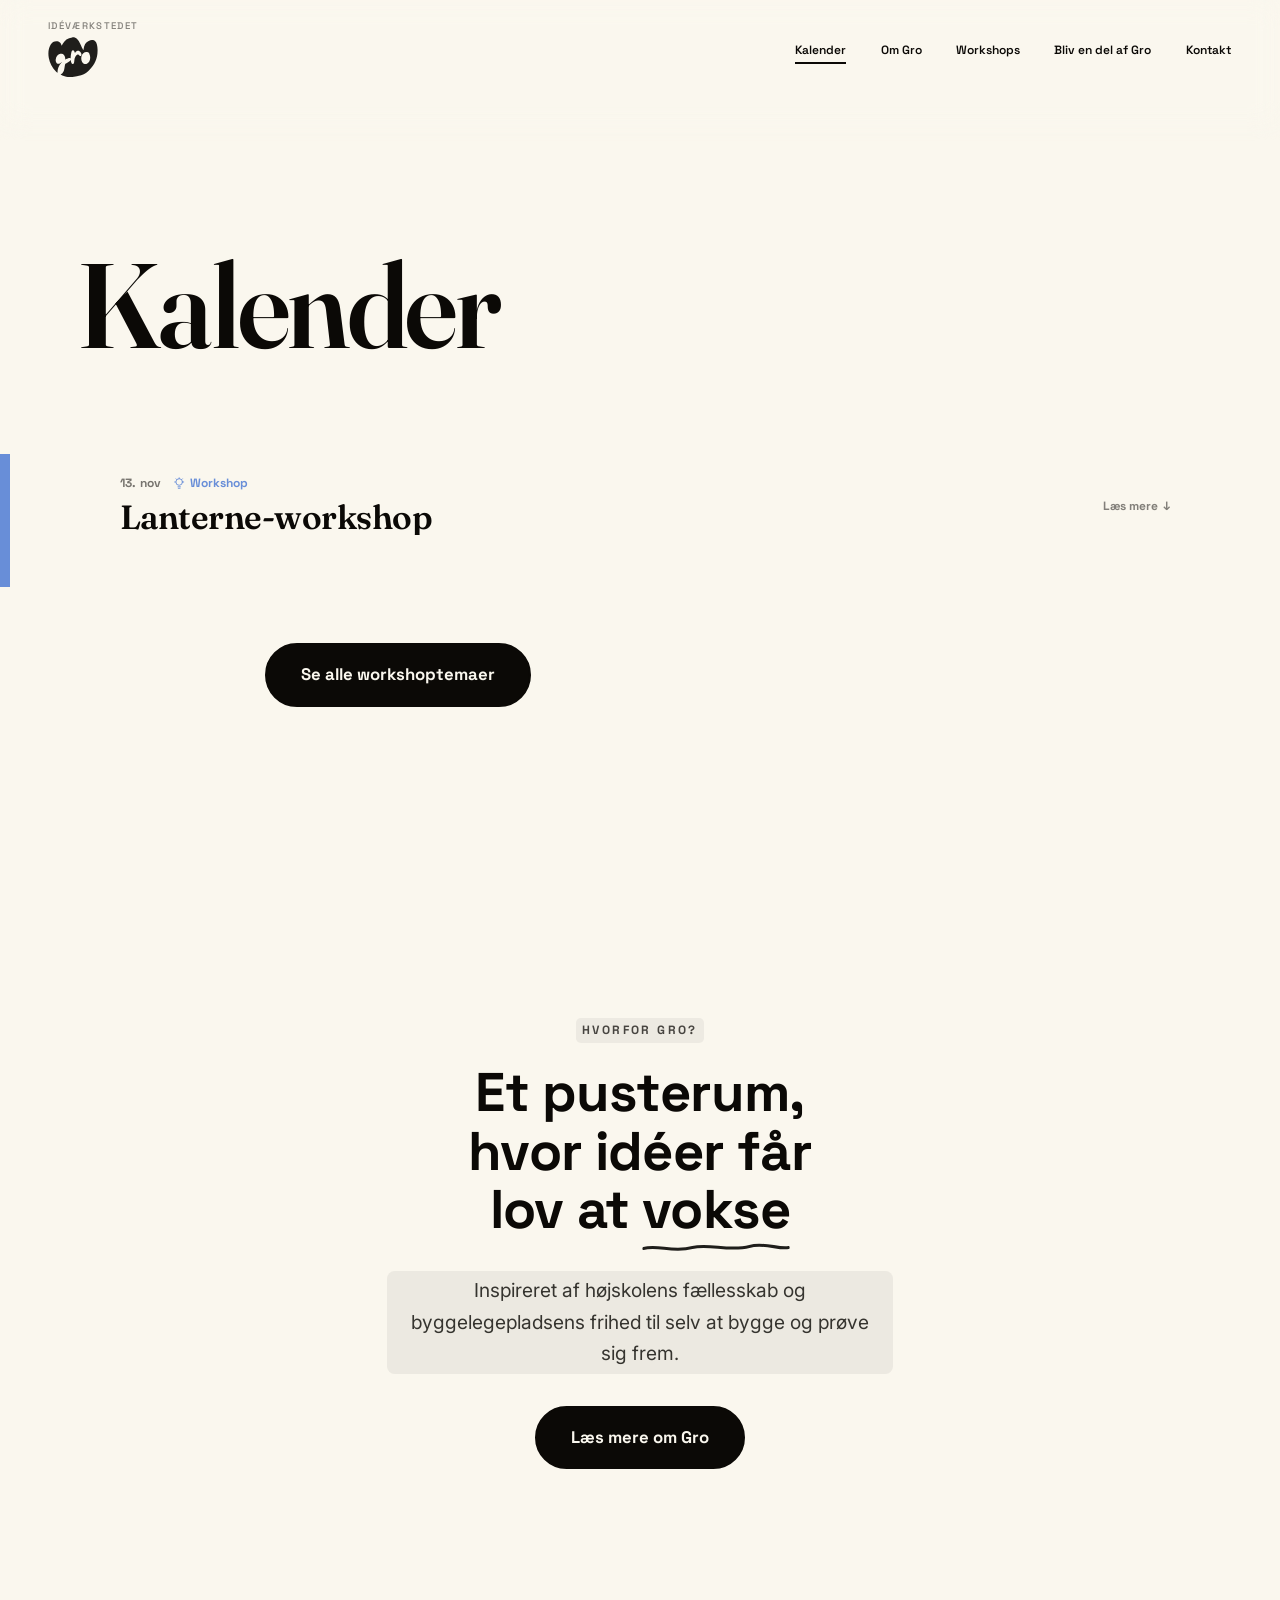
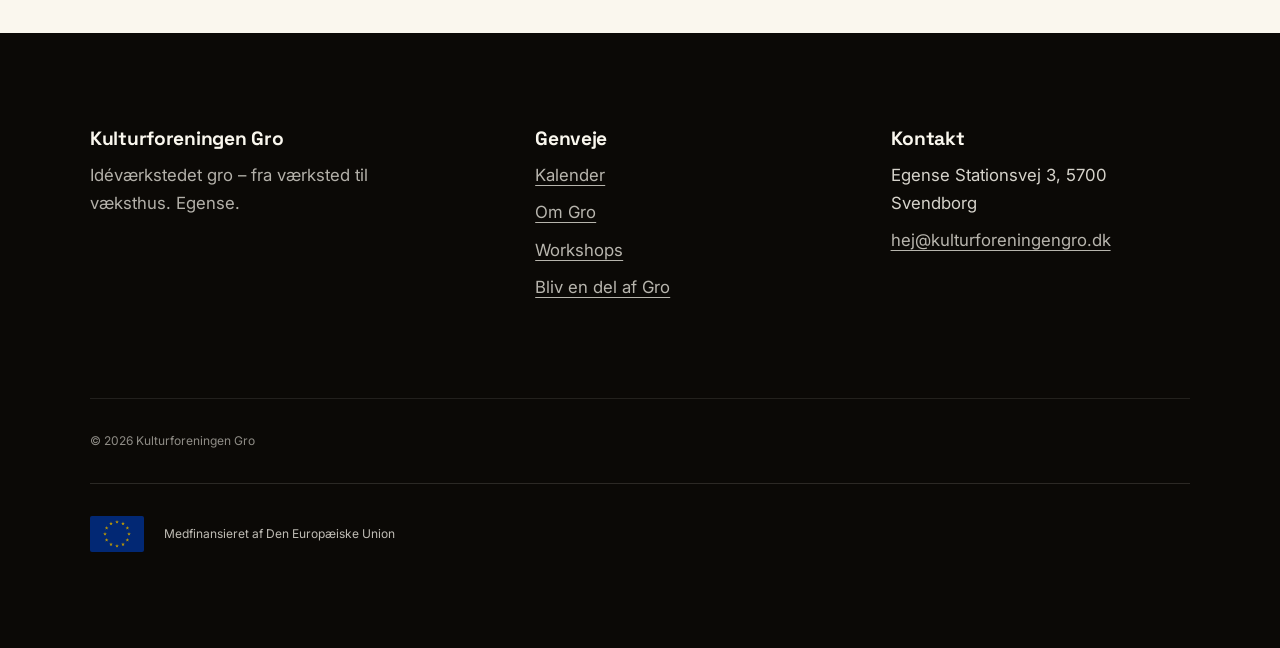
<file: index.html>
<!DOCTYPE html>
<html lang="da">

<head>
    <meta charset="UTF-8" />
    <meta name="viewport" content="width=device-width,initial-scale=1" />
    <title>Kulturforeningen Gro – Idéværkstedet gro i Egense</title>
    <meta name="description" content="Idéværkstedet gro er stedet i Egense, hvor børn og unge bygger og opfinder. Se kalenderen og find din næste workshop." />
    <meta name="theme-color" content="#faf6ee" />
    <link rel="icon" href="assets/favicon.svg" type="image/svg+xml" />
    <link rel="preconnect" href="https://fonts.googleapis.com" />
    <link rel="preconnect" href="https://fonts.gstatic.com" crossorigin />
    <link href="https://fonts.googleapis.com/css2?family=Space+Grotesk:wght@500;600;700&family=Fraunces:opsz,wght,SOFT@9..144,300..700,0..100&family=Inter:wght@400;500;600;700&display=swap" rel="stylesheet" />
    <link rel="stylesheet" href="styles.css" />
</head>

<body>
    <a class="skip-link" href="#main">Spring til indhold</a>

    <header class="site-header" role="banner">
        <a href="index.html" class="brand-link">
            <span class="brand-eyebrow">idéværkstedet</span>
            <span class="brand-logo-wrap">
                <img src="assets/logo.svg" alt="gro" class="brand-logo" />
                <span class="brand-logo-outline" aria-hidden="true"></span>
            </span>
        </a>
        <button class="nav-toggle" data-nav-toggle aria-expanded="false" aria-label="Åbn menu" aria-controls="primary-nav">
            <span class="bar"></span><span class="bar"></span><span class="bar"></span>
        </button>
        <nav id="primary-nav" class="site-nav" aria-label="Hovednavigation" data-nav>
            <ul>
                <li><a href="index.html" aria-current="page">Kalender</a></li>
                <li><a href="om.html">Om Gro</a></li>
                <li><a href="workshops.html">Workshops</a></li>
                <li><a href="bliv-med.html">Bliv en del af Gro</a></li>
                <li><a href="kontakt.html" class="nav-cta">Kontakt</a></li>
            </ul>
        </nav>
    </header>
    <div class="header-blur-fade" aria-hidden="true"></div>

    <main id="main">
        <!-- Kalender -->
        <section id="kalender" class="block bg-cream" aria-labelledby="kalender-title" data-calendar>
            <div class="container">
                <h1 id="kalender-title" class="visually-hidden">Hvad sker der hos Gro? – kalender for Idéværkstedet gro i Egense</h1>
                <p class="event-list-label">Kalender</p>

                <!--
                    Kalenderens kort hentes fra events.json og bygges af script.js
                    (renderEvents/buildEventRow). Tilføj, fjern eller omrokér
                    arrangementer ved kun at redigere den fil — rækkefølgen i
                    JSON-arrayet er visningsrækkefølgen.

                    Hvert event har som minimum: slug (unik, [a-z0-9-]+, bruges i
                    delbare links som index.html#event-<slug>), date (YYYY-MM-DD),
                    category, title, description, meta og cta { label, href }.

                    category bestemmer som udgangspunkt både farve og ikon via
                    EVENT_CATEGORIES i script.js:
                      Workshop        → orange / lightbulb
                      Åbent værksted  → green  / flag
                      Samarbejde      → pink   / two-circles
                      Spisning        → blue   / bowl
                      Koncert         → pink   / guitar

                    Skal et event afvige fra kategoriens standard, kan disse
                    overstyres pr. event:
                      color: "green" | "orange" | "blue" | "pink" | "yellow"
                      icon:  en nøgle i EVENT_ICONS i script.js (lightbulb, flag,
                             cardboard-box, two-circles, bowl, speaker, guitar)
                      photo: sti til et billede — vises i stedet for ikonet i
                             de udfoldede detaljer (badge'ets ikon er uændret)

                    En ny kategori eller et nyt ikon-design kræver en lille
                    udvidelse af EVENT_CATEGORIES/EVENT_ICONS i script.js.
                -->
                <div class="event-list" data-reveal></div>

                <p class="center" style="margin-top: var(--space-8);">
                    <a class="btn btn-on-cream" href="workshops.html">Se alle workshoptemaer</a>
                </p>
            </div>
        </section>

        <!-- Kort om Gro -->
        <section class="block bg-cream" aria-labelledby="om-kort-title">
            <div class="container kicker center mx-auto" data-reveal>
                <p class="eyebrow">Hvorfor Gro?</p>
                <h2 id="om-kort-title">Et pusterum, hvor idéer får lov at <span class="sketch-underline">vokse</span></h2>
                <p class="lead mx-auto">Inspireret af højskolens fællesskab og byggelegepladsens frihed til selv at bygge og prøve sig frem.</p>
                <p style="margin-top: var(--space-6);"><a class="btn btn-on-cream" href="om.html">Læs mere om Gro</a></p>
            </div>
        </section>
    </main>

    <footer class="site-footer">
        <div class="container footer-grid">
            <div>
                <h3>Kulturforeningen Gro</h3>
                <p>Idéværkstedet gro – fra værksted til væksthus. Egense.</p>
            </div>
            <div>
                <h3>Genveje</h3>
                <ul>
                    <li><a href="index.html">Kalender</a></li>
                    <li><a href="om.html">Om Gro</a></li>
                    <li><a href="workshops.html">Workshops</a></li>
                    <li><a href="bliv-med.html">Bliv en del af Gro</a></li>
                </ul>
            </div>
            <div>
                <h3>Kontakt</h3>
                <ul>
                    <li>Egense Stationsvej 3, 5700 Svendborg</li>
                    <li><a href="mailto:hej@kulturforeningengro.dk">hej@kulturforeningengro.dk</a></li>
                </ul>
            </div>
        </div>
        <div class="container footer-bottom">© <span data-year>2026</span> Kulturforeningen Gro</div>
        <div class="container footer-eu">
            <svg class="eu-flag" xmlns="http://www.w3.org/2000/svg" viewBox="0 0 90 60" role="img" aria-label="Den Europæiske Unions flag"><rect width="90" height="60" fill="#003399"/><defs><polygon id="eu-s" fill="#FFCC00" points="0,-3.33 0.75,-1.03 3.17,-1.03 1.21,0.39 1.96,2.69 0,1.27 -1.96,2.69 -1.21,0.39 -3.17,-1.03 -0.75,-1.03"/></defs><use href="#eu-s" transform="translate(45,10)"/><use href="#eu-s" transform="translate(55,12.7)"/><use href="#eu-s" transform="translate(62.3,20)"/><use href="#eu-s" transform="translate(65,30)"/><use href="#eu-s" transform="translate(62.3,40)"/><use href="#eu-s" transform="translate(55,47.3)"/><use href="#eu-s" transform="translate(45,50)"/><use href="#eu-s" transform="translate(35,47.3)"/><use href="#eu-s" transform="translate(27.7,40)"/><use href="#eu-s" transform="translate(25,30)"/><use href="#eu-s" transform="translate(27.7,20)"/><use href="#eu-s" transform="translate(35,12.7)"/></svg>
            <p>Medfinansieret af Den Europæiske Union</p>
        </div>
    </footer>

    <script src="script.js"></script>
</body>

</html>
</file>
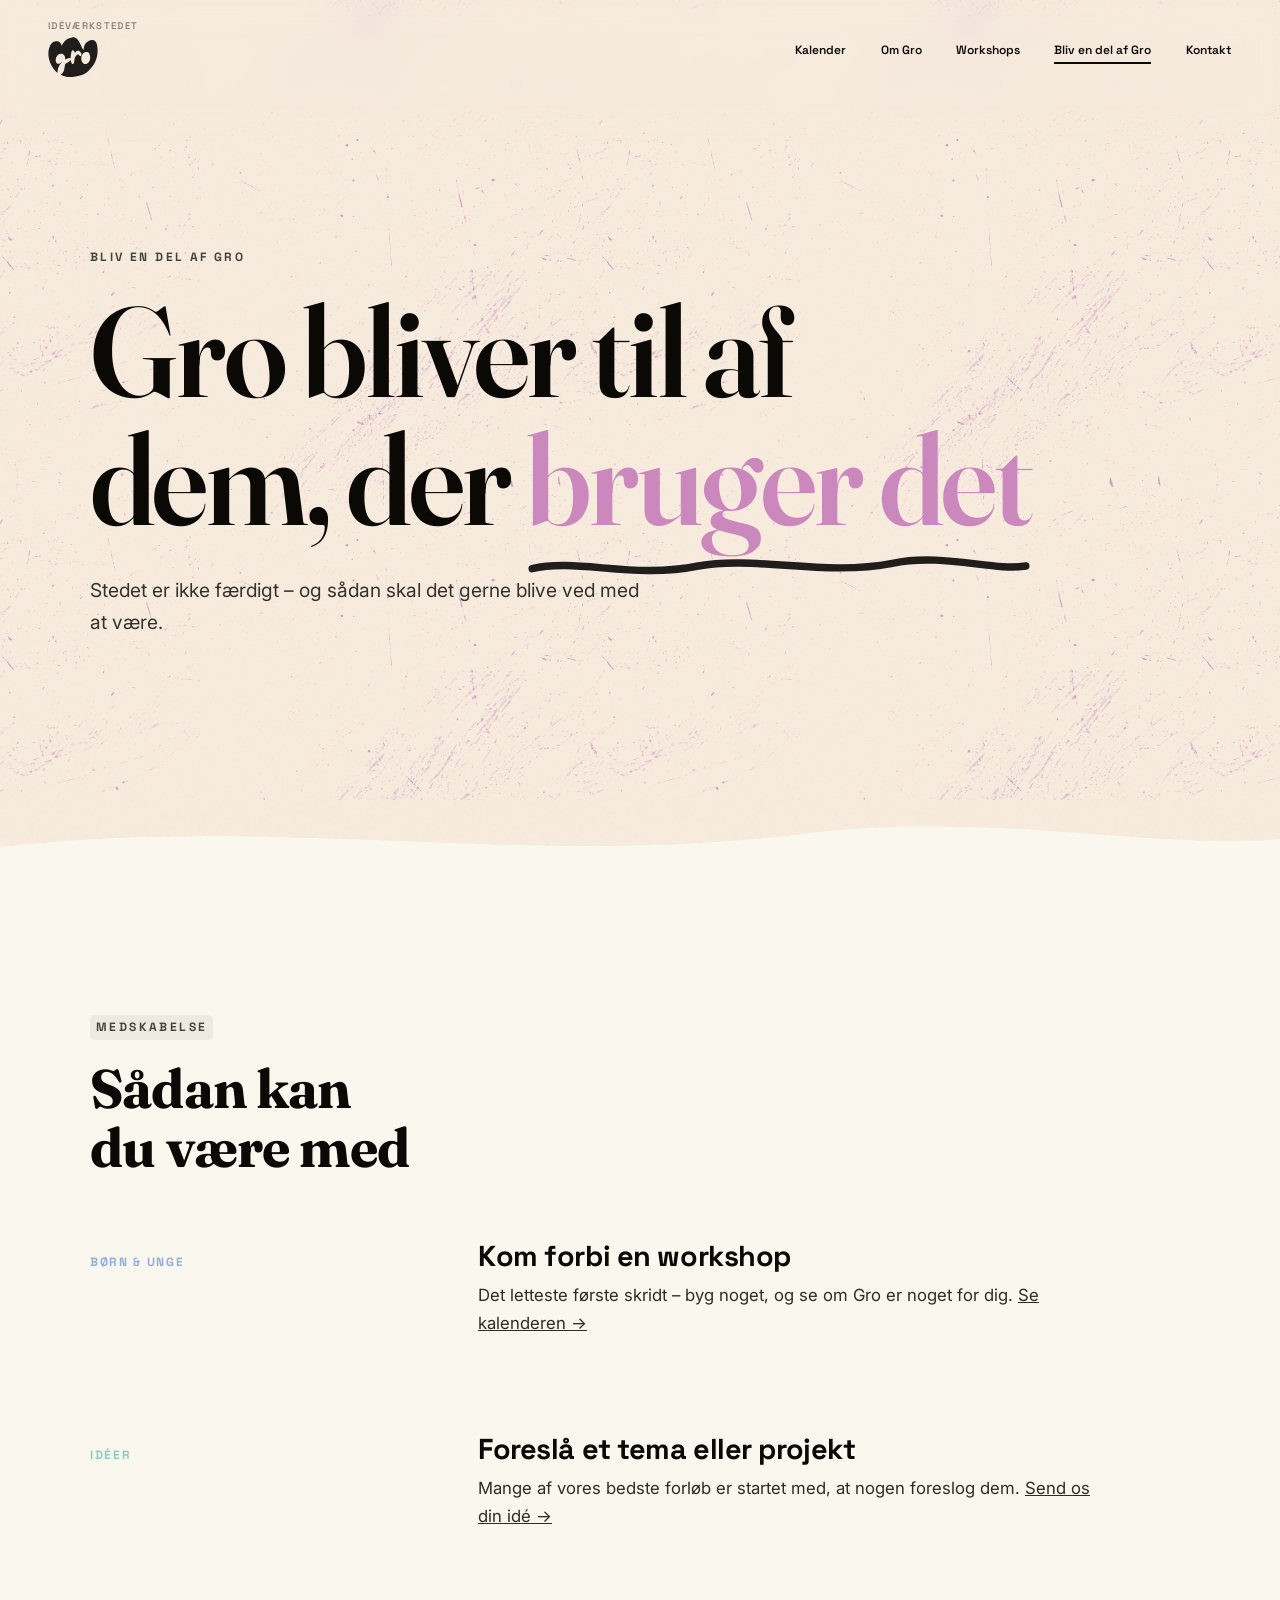
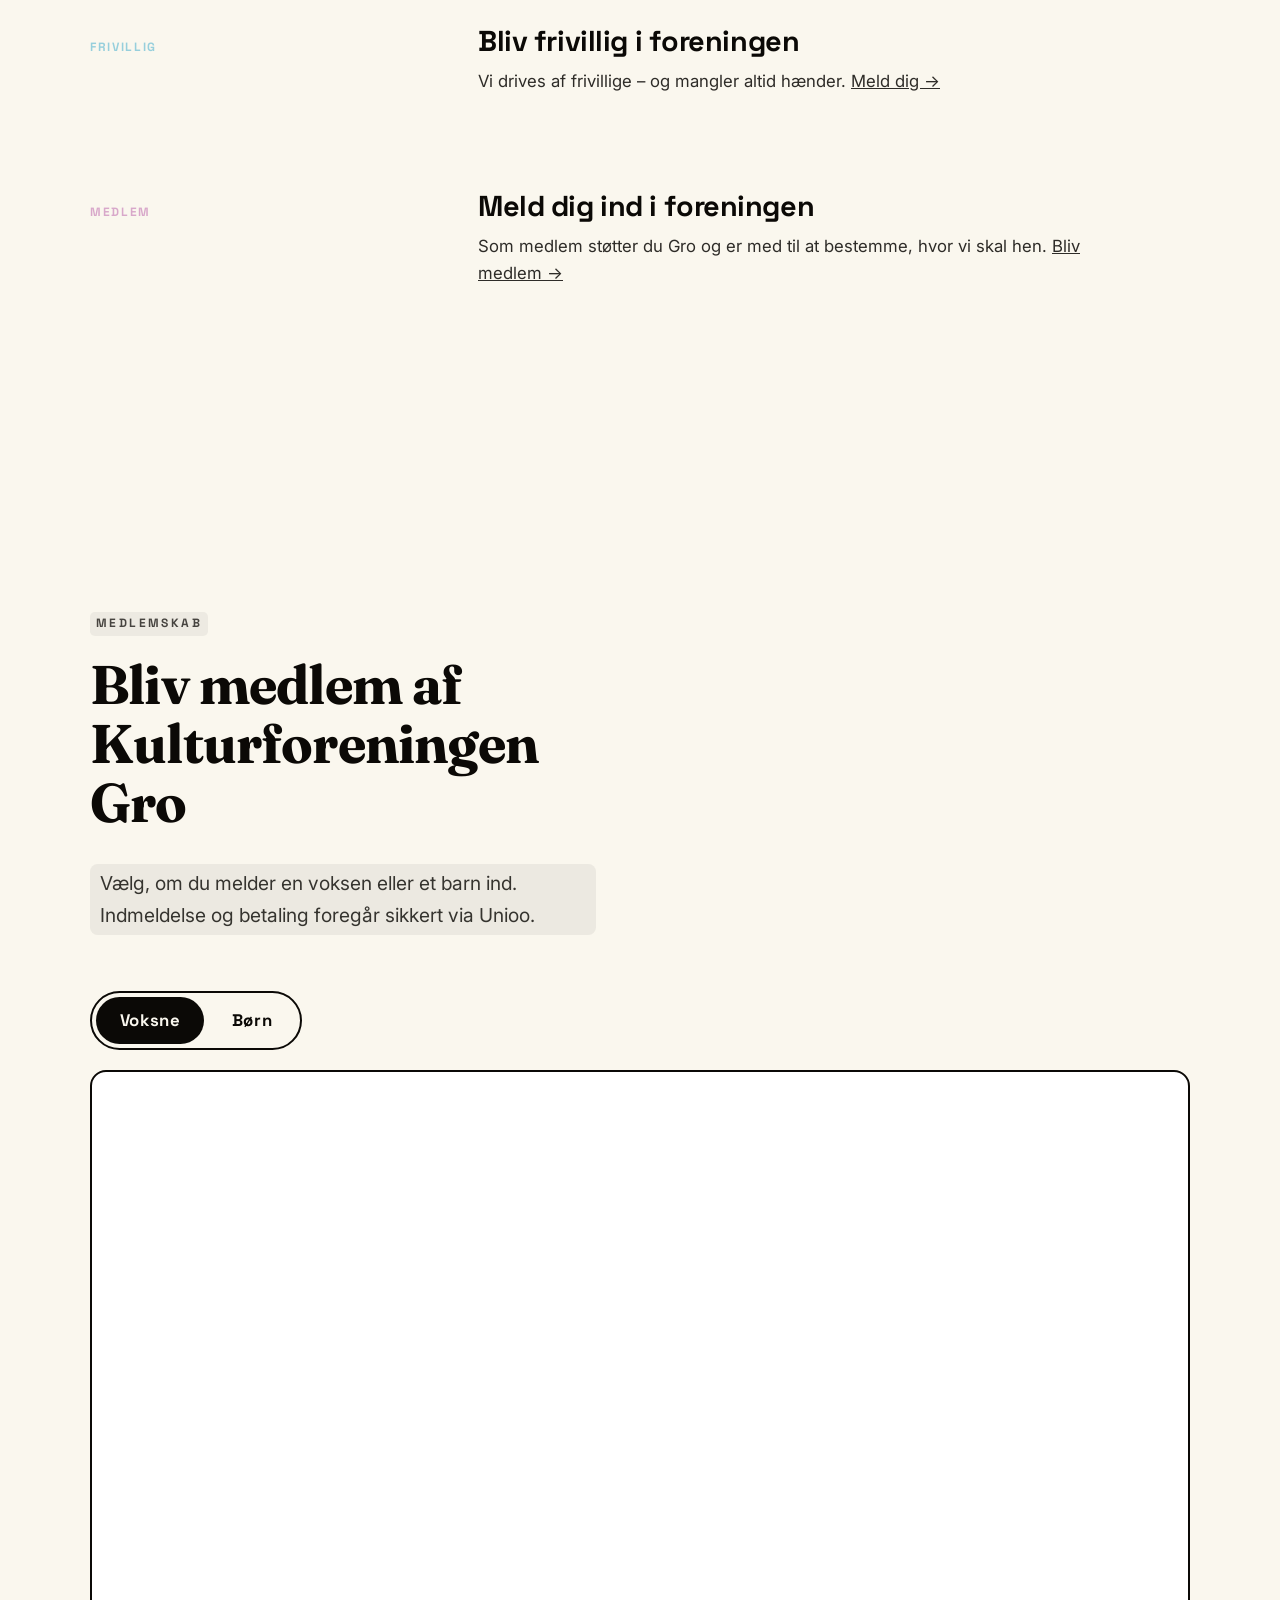
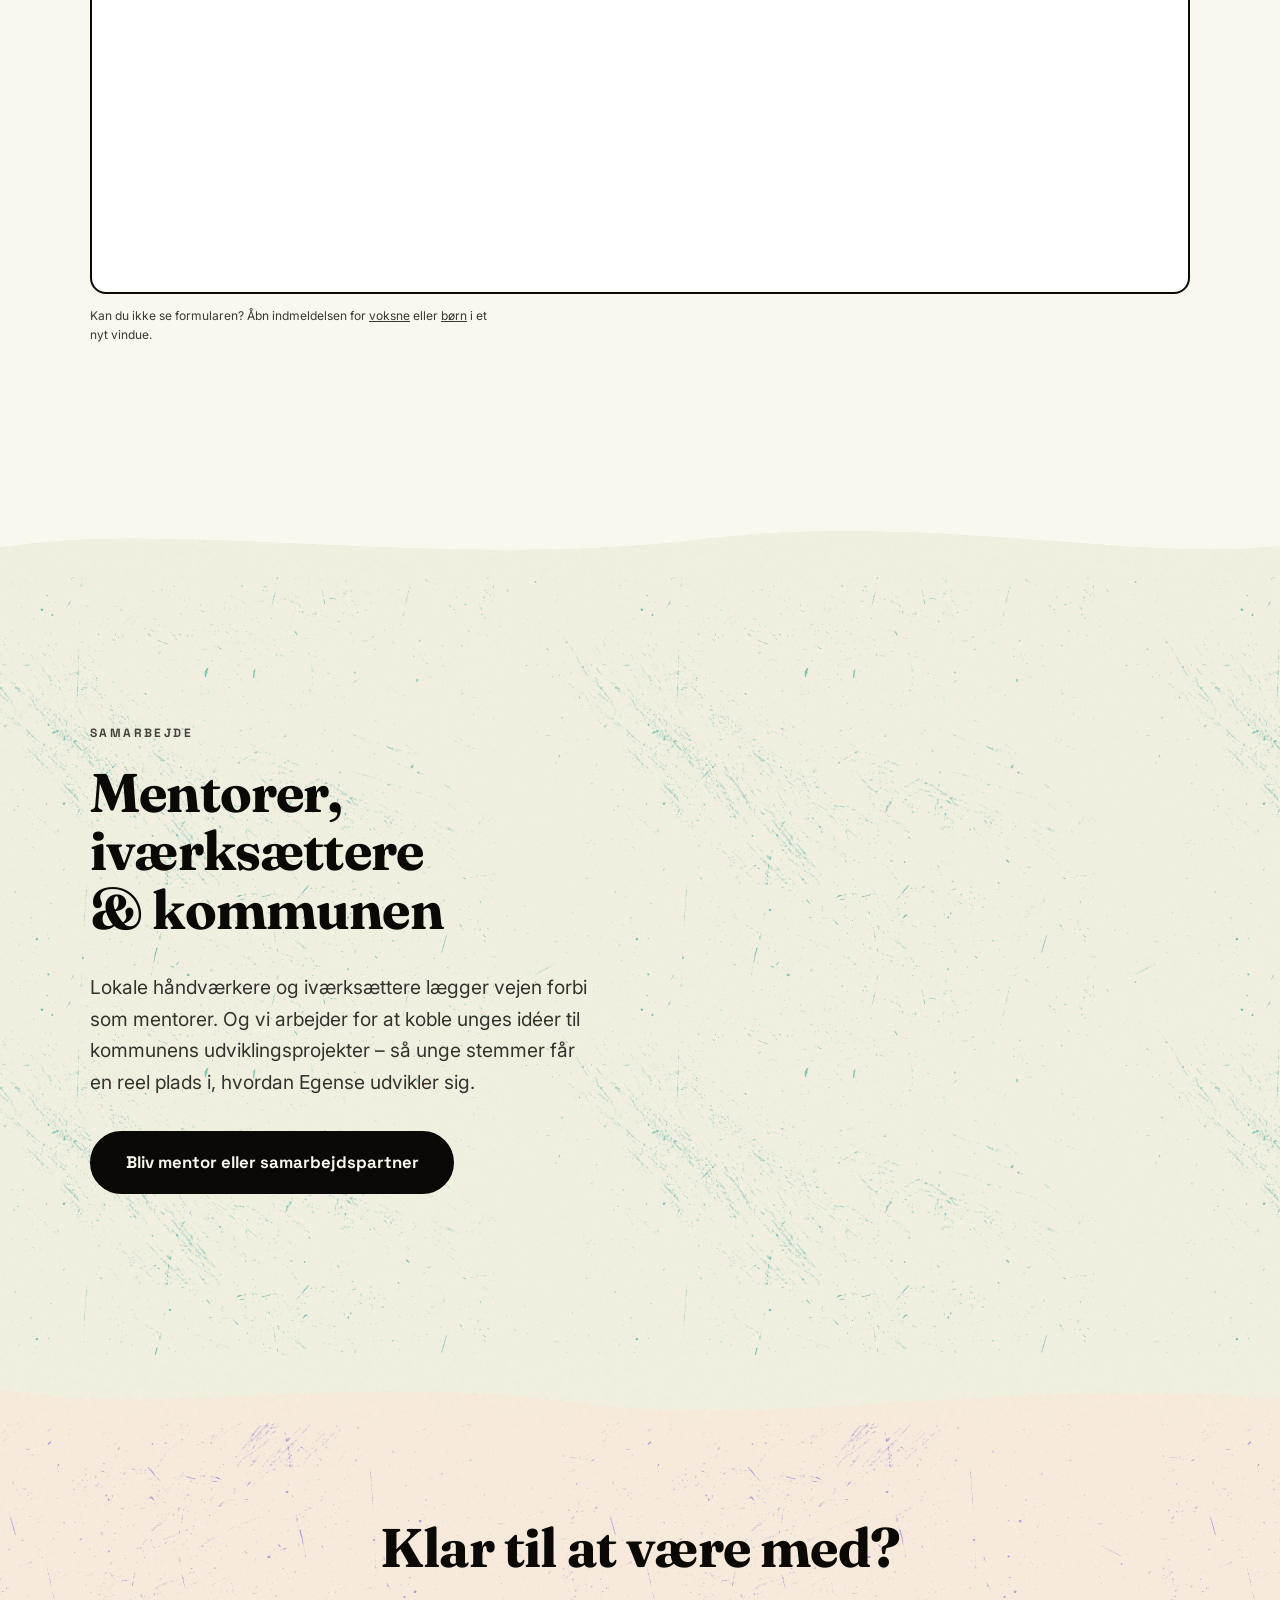
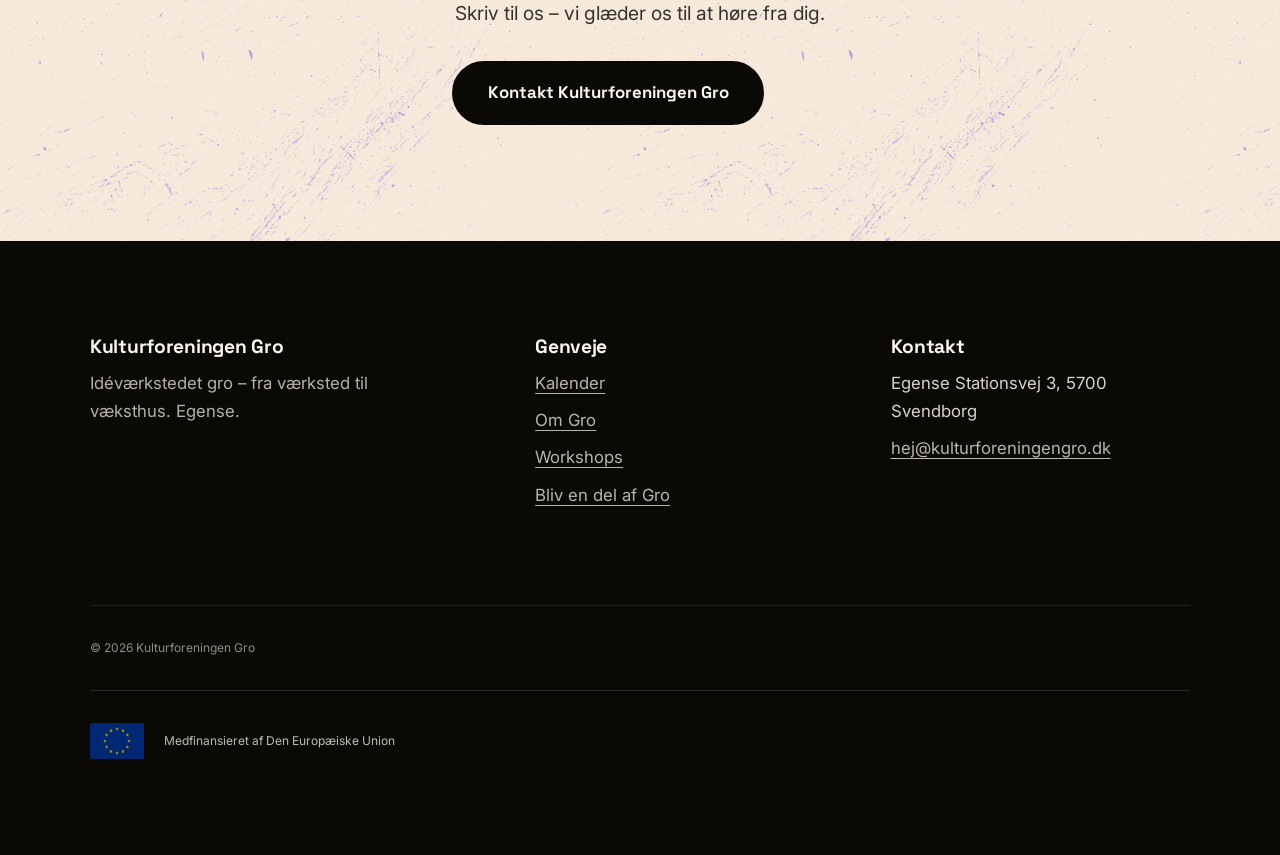
<file: bliv-med.html>
<!DOCTYPE html>
<html lang="da">

<head>
    <meta charset="UTF-8" />
    <meta name="viewport" content="width=device-width,initial-scale=1" />
    <title>Bliv en del af Gro – Kulturforeningen Gro</title>
    <meta name="description" content="Vær med til at forme Idéværkstedet gro: deltag, foreslå en idé, bliv mentor eller frivillig – og se hvordan Gro samarbejder lokalt." />
    <meta name="theme-color" content="#f6eadc" />
    <link rel="icon" href="assets/favicon.svg" type="image/svg+xml" />
    <link rel="preconnect" href="https://fonts.googleapis.com" />
    <link rel="preconnect" href="https://fonts.gstatic.com" crossorigin />
    <link href="https://fonts.googleapis.com/css2?family=Space+Grotesk:wght@500;600;700&family=Fraunces:opsz,wght,SOFT@9..144,300..700,0..100&family=Inter:wght@400;500;600;700&display=swap" rel="stylesheet" />
    <link rel="stylesheet" href="styles.css" />
</head>

<body class="inner-page" style="--page-accent: var(--color-pink);">
    <a class="skip-link" href="#main">Spring til indhold</a>

    <header class="site-header" role="banner">
        <a href="index.html" class="brand-link">
            <span class="brand-eyebrow">idéværkstedet</span>
            <span class="brand-logo-wrap">
                <img src="assets/logo.svg" alt="gro" class="brand-logo" />
                <span class="brand-logo-outline" aria-hidden="true"></span>
            </span>
        </a>
        <button class="nav-toggle" data-nav-toggle aria-expanded="false" aria-label="Åbn menu" aria-controls="primary-nav">
            <span class="bar"></span><span class="bar"></span><span class="bar"></span>
        </button>
        <nav id="primary-nav" class="site-nav" aria-label="Hovednavigation" data-nav>
            <ul>
                <li><a href="index.html">Kalender</a></li>
                <li><a href="om.html">Om Gro</a></li>
                <li><a href="workshops.html">Workshops</a></li>
                <li><a href="bliv-med.html" aria-current="page">Bliv en del af Gro</a></li>
                <li><a href="kontakt.html" class="nav-cta">Kontakt</a></li>
            </ul>
        </nav>
    </header>
    <div class="header-blur-fade" aria-hidden="true"></div>

    <main id="main" class="page-content">
        <!-- Hero -->
        <section class="hero bg-pink" aria-labelledby="hero-title" style="--scratch-pos: 150px 300px;">
            <div class="container">
                <div data-reveal>
                    <p class="eyebrow">Bliv en del af Gro</p>
                    <h1 id="hero-title">Gro bliver til af dem, der <span class="sketch-underline">bruger det</span></h1>
                    <p class="lead">Stedet er ikke færdigt – og sådan skal det gerne blive ved med at være.</p>
                </div>
            </div>
        </section>

        <div class="blob-divide" aria-hidden="true" style="color:var(--color-pink);">
            <svg viewBox="0 0 1440 70" preserveAspectRatio="none" fill="currentColor">
                <defs><clipPath id="bd-1"><path d="M0,48 C320,15 580,70 900,35 C1100,10 1310,52 1440,40 L1440,0 L0,0 Z"/></clipPath></defs>
                <path d="M0,48 C320,15 580,70 900,35 C1100,10 1310,52 1440,40 L1440,0 L0,0 Z"/>
                <image href="assets/grain.jpg" x="0" y="0" width="1440" height="70" clip-path="url(#bd-1)" preserveAspectRatio="xMidYMid slice" opacity="0.55" style="mix-blend-mode:soft-light"/>
            </svg>
        </div>

        <!-- Sådan kan du være med -->
        <section id="deltag" class="block bg-cream" aria-labelledby="deltag-title">
            <div class="container">
                <div class="kicker" data-reveal>
                    <p class="eyebrow">Medskabelse</p>
                    <h2 id="deltag-title">Sådan kan du være med</h2>
                </div>
                <div data-reveal>
                    <div class="item-row">
                        <span class="item-label" style="color: var(--color-orange);">Børn &amp; unge</span>
                        <div><h3>Kom forbi en workshop</h3><p>Det letteste første skridt – byg noget, og se om Gro er noget for dig. <a href="index.html#kalender">Se kalenderen →</a></p></div>
                    </div>
                    <div class="item-row">
                        <span class="item-label" style="color: var(--color-green);">Idéer</span>
                        <div><h3>Foreslå et tema eller projekt</h3><p>Mange af vores bedste forløb er startet med, at nogen foreslog dem. <a href="kontakt.html">Send os din idé →</a></p></div>
                    </div>
                    <div class="item-row">
                        <span class="item-label" style="color: var(--color-blue);">Frivillig</span>
                        <div><h3>Bliv frivillig i foreningen</h3><p>Vi drives af frivillige – og mangler altid hænder. <a href="kontakt.html">Meld dig →</a></p></div>
                    </div>
                    <div class="item-row">
                        <span class="item-label" style="color: var(--color-pink);">Medlem</span>
                        <div><h3>Meld dig ind i foreningen</h3><p>Som medlem støtter du Gro og er med til at bestemme, hvor vi skal hen. <a href="#medlem">Bliv medlem →</a></p></div>
                    </div>
                </div>
            </div>
        </section>

        <!-- Indmeldelse (Unioo) -->
        <section id="medlem" class="block bg-cream" aria-labelledby="medlem-title">
            <div class="container">
                <div class="kicker" data-reveal>
                    <p class="eyebrow">Medlemskab</p>
                    <h2 id="medlem-title">Bliv medlem af Kulturforeningen Gro</h2>
                    <p class="lead">Vælg, om du melder en voksen eller et barn ind. Indmeldelse og betaling foregår sikkert via Unioo.</p>
                </div>
                <div class="membership" data-reveal data-membership>
                    <div class="membership-tabs" role="group" aria-label="Vælg medlemskab">
                        <button type="button" class="membership-tab" aria-pressed="true" data-membership-src="https://gro-kultur.unioo.info/embed/subscriptions/01a19de6-2e76-7bf1-9095-82ef6ad3d42f" data-membership-title="Indmeldelse for voksne">Voksne</button>
                        <button type="button" class="membership-tab" aria-pressed="false" data-membership-src="https://gro-kultur.unioo.info/embed/subscriptions/01a19deb-1f60-73a9-9351-aa11088c4a6c" data-membership-title="Indmeldelse for børn">Børn</button>
                    </div>
                    <div class="membership-frame">
                        <iframe src="https://gro-kultur.unioo.info/embed/subscriptions/01a19de6-2e76-7bf1-9095-82ef6ad3d42f" title="Indmeldelse for voksne" loading="lazy" data-membership-frame></iframe>
                    </div>
                    <p class="membership-fallback">Kan du ikke se formularen? Åbn indmeldelsen for <a href="https://gro-kultur.unioo.info/embed/subscriptions/01a19de6-2e76-7bf1-9095-82ef6ad3d42f" target="_blank" rel="noopener">voksne</a> eller <a href="https://gro-kultur.unioo.info/embed/subscriptions/01a19deb-1f60-73a9-9351-aa11088c4a6c" target="_blank" rel="noopener">børn</a> i et nyt vindue.</p>
                </div>
            </div>
        </section>

        <div class="blob-divide" aria-hidden="true" style="color:var(--color-green);">
            <svg viewBox="0 0 1440 70" preserveAspectRatio="none" fill="currentColor">
                <defs><clipPath id="bd-2"><path d="M0,40 C200,10 500,65 800,30 C1050,5 1280,55 1440,38 L1440,70 L0,70 Z"/></clipPath></defs>
                <path d="M0,40 C200,10 500,65 800,30 C1050,5 1280,55 1440,38 L1440,70 L0,70 Z"/>
                <image href="assets/grain.jpg" x="0" y="0" width="1440" height="70" clip-path="url(#bd-2)" preserveAspectRatio="xMidYMid slice" opacity="0.55" style="mix-blend-mode:soft-light"/>
            </svg>
        </div>

        <!-- Samarbejde -->
        <section id="samarbejde" class="hero bg-green" aria-labelledby="samarbejde-title" style="--scratch-pos: 450px 50px; --scratch-transform: scaleY(-1);">
            <div class="container">
                <div class="kicker" data-reveal>
                    <p class="eyebrow">Samarbejde</p>
                    <h2 id="samarbejde-title">Mentorer, iværksættere &amp; kommunen</h2>
                    <p class="lead">Lokale håndværkere og iværksættere lægger vejen forbi som mentorer. Og vi arbejder for at koble unges idéer til kommunens udviklingsprojekter – så unge stemmer får en reel plads i, hvordan Egense udvikler sig.</p>
                    <p style="margin-top: var(--space-6);"><a class="btn btn-on-bold" href="kontakt.html">Bliv mentor eller samarbejdspartner</a></p>
                </div>
            </div>
        </section>

        <div class="blob-divide" aria-hidden="true">
            <svg viewBox="0 0 1440 70" preserveAspectRatio="none" fill="none">
                <defs>
                    <clipPath id="bd-3a"><path d="M0,35 C160,65 400,18 640,48 C880,78 1120,22 1440,45 L1440,0 L0,0 Z"/></clipPath>
                    <clipPath id="bd-3b"><path d="M0,35 C160,65 400,18 640,48 C880,78 1120,22 1440,45 L1440,70 L0,70 Z"/></clipPath>
                </defs>
                <path fill="currentColor" style="color:var(--color-green)" d="M0,35 C160,65 400,18 640,48 C880,78 1120,22 1440,45 L1440,0 L0,0 Z"/>
                <path fill="currentColor" style="color:var(--color-yellow)" d="M0,35 C160,65 400,18 640,48 C880,78 1120,22 1440,45 L1440,70 L0,70 Z"/>
                <image href="assets/grain.jpg" x="0" y="0" width="1440" height="70" clip-path="url(#bd-3a)" preserveAspectRatio="xMidYMid slice" opacity="0.55" style="mix-blend-mode:soft-light"/>
                <image href="assets/grain.jpg" x="0" y="0" width="1440" height="70" clip-path="url(#bd-3b)" preserveAspectRatio="xMidYMid slice" opacity="0.55" style="mix-blend-mode:soft-light"/>
            </svg>
        </div>

        <!-- CTA -->
        <section class="block-tight bg-yellow" aria-labelledby="cta-title" style="--scratch-pos: 250px 400px; --scratch-transform: rotate(180deg);">
            <div class="container narrow center mx-auto" data-reveal>
                <h2 id="cta-title">Klar til at være med?</h2>
                <p class="lead mx-auto">Skriv til os – vi glæder os til at høre fra dig.</p>
                <p style="margin-top: var(--space-6);"><a class="btn btn-on-cream" href="kontakt.html">Kontakt Kulturforeningen Gro</a></p>
            </div>
        </section>
    </main>

    <footer class="site-footer">
        <div class="container footer-grid">
            <div>
                <h3>Kulturforeningen Gro</h3>
                <p>Idéværkstedet gro – fra værksted til væksthus. Egense.</p>
            </div>
            <div>
                <h3>Genveje</h3>
                <ul>
                    <li><a href="index.html">Kalender</a></li>
                    <li><a href="om.html">Om Gro</a></li>
                    <li><a href="workshops.html">Workshops</a></li>
                    <li><a href="bliv-med.html">Bliv en del af Gro</a></li>
                </ul>
            </div>
            <div>
                <h3>Kontakt</h3>
                <ul>
                    <li>Egense Stationsvej 3, 5700 Svendborg</li>
                    <li><a href="mailto:hej@kulturforeningengro.dk">hej@kulturforeningengro.dk</a></li>
                </ul>
            </div>
        </div>
        <div class="container footer-bottom">© <span data-year>2026</span> Kulturforeningen Gro</div>
        <div class="container footer-eu">
            <svg class="eu-flag" xmlns="http://www.w3.org/2000/svg" viewBox="0 0 90 60" role="img" aria-label="Den Europæiske Unions flag"><rect width="90" height="60" fill="#003399"/><defs><polygon id="eu-s" fill="#FFCC00" points="0,-3.33 0.75,-1.03 3.17,-1.03 1.21,0.39 1.96,2.69 0,1.27 -1.96,2.69 -1.21,0.39 -3.17,-1.03 -0.75,-1.03"/></defs><use href="#eu-s" transform="translate(45,10)"/><use href="#eu-s" transform="translate(55,12.7)"/><use href="#eu-s" transform="translate(62.3,20)"/><use href="#eu-s" transform="translate(65,30)"/><use href="#eu-s" transform="translate(62.3,40)"/><use href="#eu-s" transform="translate(55,47.3)"/><use href="#eu-s" transform="translate(45,50)"/><use href="#eu-s" transform="translate(35,47.3)"/><use href="#eu-s" transform="translate(27.7,40)"/><use href="#eu-s" transform="translate(25,30)"/><use href="#eu-s" transform="translate(27.7,20)"/><use href="#eu-s" transform="translate(35,12.7)"/></svg>
            <p>Medfinansieret af Den Europæiske Union</p>
        </div>
    </footer>

    <script src="script.js"></script>
</body>

</html>
</file>
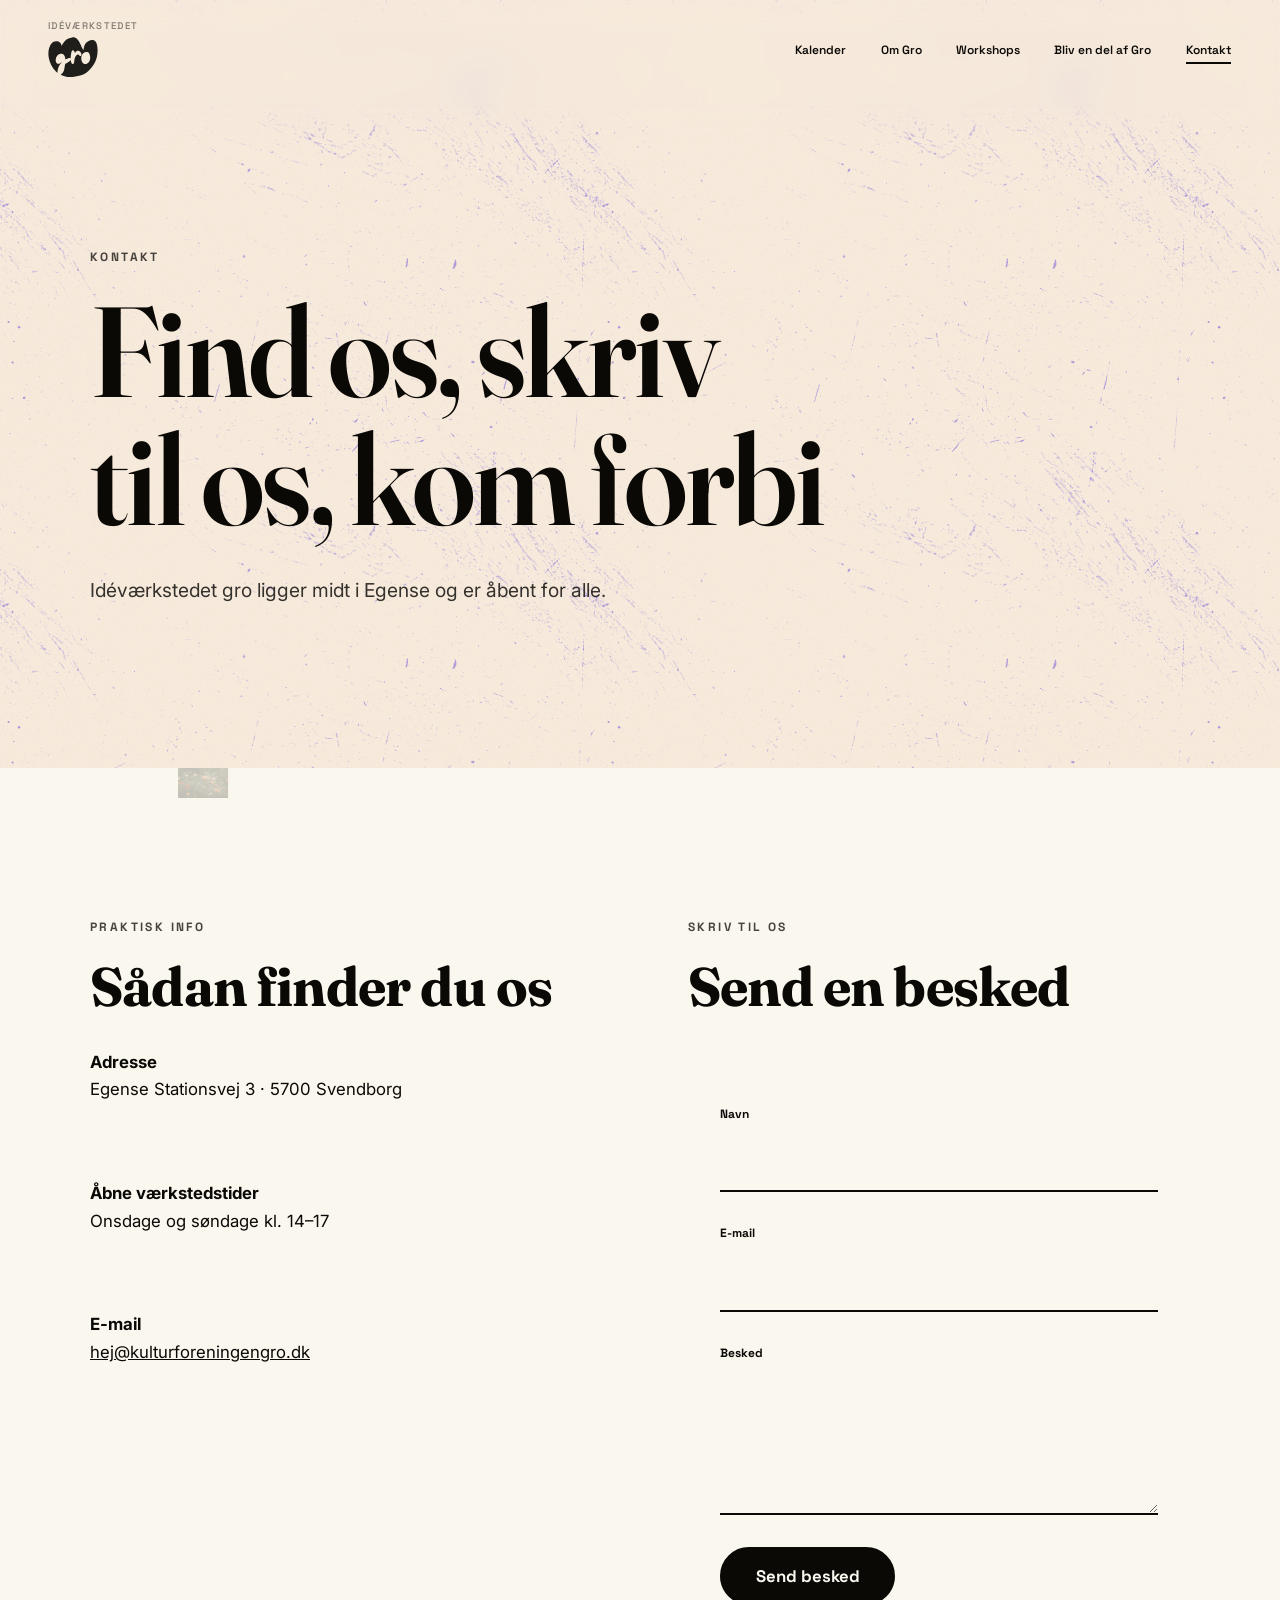
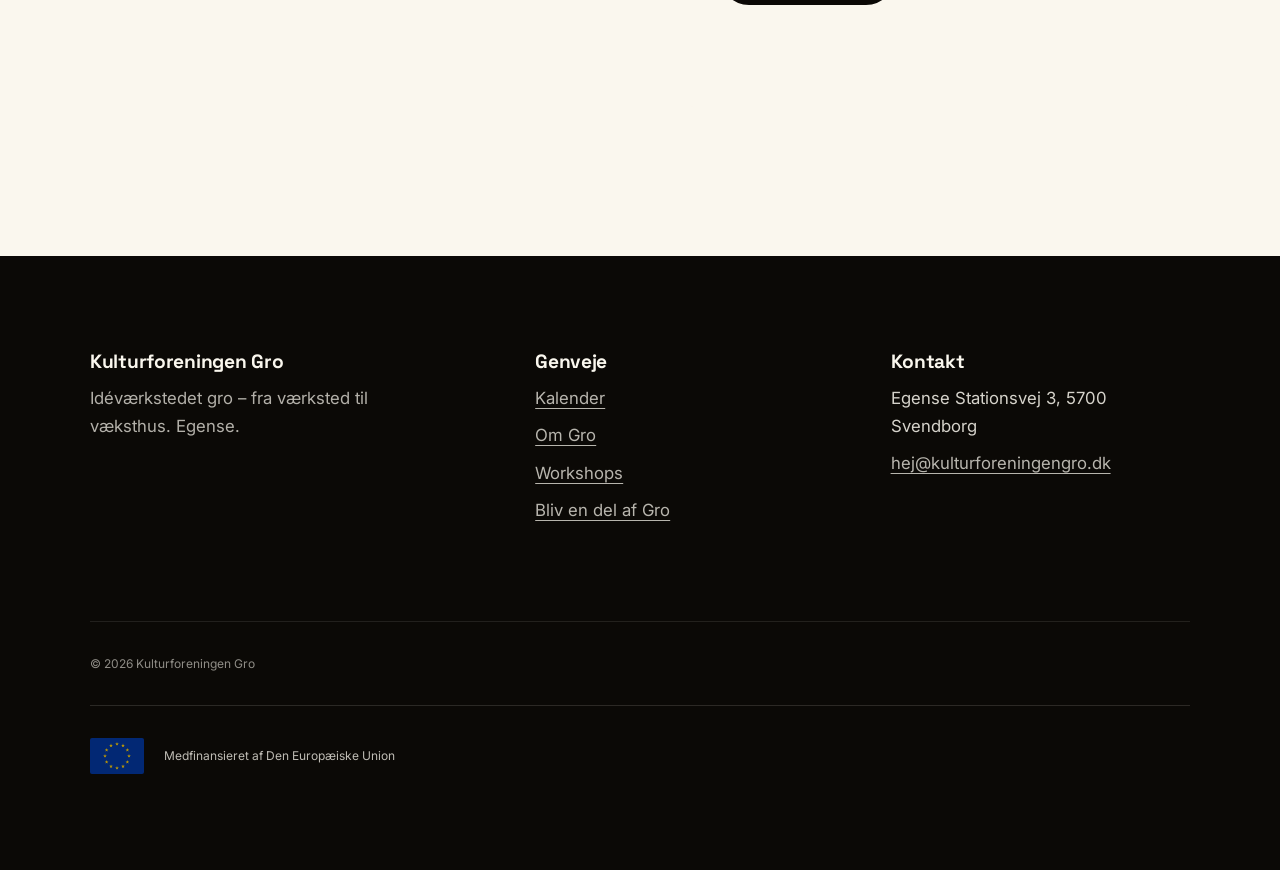
<file: kontakt.html>
<!DOCTYPE html>
<html lang="da">

<head>
    <meta charset="UTF-8" />
    <meta name="viewport" content="width=device-width,initial-scale=1" />
    <title>Kontakt – Kulturforeningen Gro</title>
    <meta name="description" content="Find adresse og åbningstider for Idéværkstedet gro i Egense, og send en besked til Kulturforeningen Gro." />
    <meta name="theme-color" content="#f6e9da" />
    <link rel="icon" href="assets/favicon.svg" type="image/svg+xml" />
    <link rel="preconnect" href="https://fonts.googleapis.com" />
    <link rel="preconnect" href="https://fonts.gstatic.com" crossorigin />
    <link href="https://fonts.googleapis.com/css2?family=Space+Grotesk:wght@500;600;700&family=Fraunces:opsz,wght,SOFT@9..144,300..700,0..100&family=Inter:wght@400;500;600;700&display=swap" rel="stylesheet" />
    <link rel="stylesheet" href="styles.css" />
</head>

<body class="inner-page" style="--page-accent: var(--color-yellow);">
    <a class="skip-link" href="#main">Spring til indhold</a>

    <header class="site-header" role="banner">
        <a href="index.html" class="brand-link">
            <span class="brand-eyebrow">idéværkstedet</span>
            <span class="brand-logo-wrap">
                <img src="assets/logo.svg" alt="gro" class="brand-logo" />
                <span class="brand-logo-outline" aria-hidden="true"></span>
            </span>
        </a>
        <button class="nav-toggle" data-nav-toggle aria-expanded="false" aria-label="Åbn menu" aria-controls="primary-nav">
            <span class="bar"></span><span class="bar"></span><span class="bar"></span>
        </button>
        <nav id="primary-nav" class="site-nav" aria-label="Hovednavigation" data-nav>
            <ul>
                <li><a href="index.html">Kalender</a></li>
                <li><a href="om.html">Om Gro</a></li>
                <li><a href="workshops.html">Workshops</a></li>
                <li><a href="bliv-med.html">Bliv en del af Gro</a></li>
                <li><a href="kontakt.html" aria-current="page" class="nav-cta">Kontakt</a></li>
            </ul>
        </nav>
    </header>
    <div class="header-blur-fade" aria-hidden="true"></div>

    <main id="main" class="page-content">
        <!-- Hero -->
        <section class="hero bg-yellow" aria-labelledby="hero-title" style="--scratch-pos: 50px 200px; --scratch-transform: scaleX(-1);">
            <div class="container">
                <div data-reveal>
                    <p class="eyebrow">Kontakt</p>
                    <h1 id="hero-title">Find os, skriv til os, kom forbi</h1>
                    <p class="lead">Idéværkstedet gro ligger midt i Egense og er åbent for alle.</p>
                </div>
            </div>
        </section>

        <!-- Praktisk info + formular -->
        <section class="block bg-cream" aria-labelledby="praktisk-title">
            <div class="container cols-2" style="align-items: start;">
                <div data-reveal>
                    <p class="eyebrow">Praktisk info</p>
                    <h2 id="praktisk-title">Sådan finder du os</h2>
                    <div class="stack-tight" style="margin-top: var(--space-6);">
                        <p class="mt-0"><strong>Adresse</strong><br />Egense Stationsvej 3 · 5700 Svendborg</p>
                        <p class="mt-0"><strong>Åbne værkstedstider</strong><br />Onsdage og søndage kl. 14–17</p>
                        <p class="mt-0"><strong>E-mail</strong><br /><a href="mailto:hej@kulturforeningengro.dk">hej@kulturforeningengro.dk</a></p>
                    </div>
                </div>

                <div data-reveal>
                    <p class="eyebrow">Skriv til os</p>
                    <h2>Send en besked</h2>
                    <form class="form" data-contact-form novalidate>
                        <div class="form-row">
                            <label for="navn">Navn</label>
                            <input type="text" id="navn" name="navn" autocomplete="name" required />
                        </div>
                        <div class="form-row">
                            <label for="email">E-mail</label>
                            <input type="email" id="email" name="email" autocomplete="email" required />
                        </div>
                        <div class="form-row">
                            <label for="besked">Besked</label>
                            <textarea id="besked" name="besked" rows="4" required></textarea>
                        </div>
                        <div>
                            <button type="submit" class="btn btn-on-cream">Send besked</button>
                        </div>
                        <p class="form-status" role="status" data-form-status></p>
                    </form>
                </div>
            </div>
        </section>
    </main>

    <footer class="site-footer">
        <div class="container footer-grid">
            <div>
                <h3>Kulturforeningen Gro</h3>
                <p>Idéværkstedet gro – fra værksted til væksthus. Egense.</p>
            </div>
            <div>
                <h3>Genveje</h3>
                <ul>
                    <li><a href="index.html">Kalender</a></li>
                    <li><a href="om.html">Om Gro</a></li>
                    <li><a href="workshops.html">Workshops</a></li>
                    <li><a href="bliv-med.html">Bliv en del af Gro</a></li>
                </ul>
            </div>
            <div>
                <h3>Kontakt</h3>
                <ul>
                    <li>Egense Stationsvej 3, 5700 Svendborg</li>
                    <li><a href="mailto:hej@kulturforeningengro.dk">hej@kulturforeningengro.dk</a></li>
                </ul>
            </div>
        </div>
        <div class="container footer-bottom">© <span data-year>2026</span> Kulturforeningen Gro</div>
        <div class="container footer-eu">
            <svg class="eu-flag" xmlns="http://www.w3.org/2000/svg" viewBox="0 0 90 60" role="img" aria-label="Den Europæiske Unions flag"><rect width="90" height="60" fill="#003399"/><defs><polygon id="eu-s" fill="#FFCC00" points="0,-3.33 0.75,-1.03 3.17,-1.03 1.21,0.39 1.96,2.69 0,1.27 -1.96,2.69 -1.21,0.39 -3.17,-1.03 -0.75,-1.03"/></defs><use href="#eu-s" transform="translate(45,10)"/><use href="#eu-s" transform="translate(55,12.7)"/><use href="#eu-s" transform="translate(62.3,20)"/><use href="#eu-s" transform="translate(65,30)"/><use href="#eu-s" transform="translate(62.3,40)"/><use href="#eu-s" transform="translate(55,47.3)"/><use href="#eu-s" transform="translate(45,50)"/><use href="#eu-s" transform="translate(35,47.3)"/><use href="#eu-s" transform="translate(27.7,40)"/><use href="#eu-s" transform="translate(25,30)"/><use href="#eu-s" transform="translate(27.7,20)"/><use href="#eu-s" transform="translate(35,12.7)"/></svg>
            <p>Medfinansieret af Den Europæiske Union</p>
        </div>
    </footer>

    <script src="script.js"></script>
</body>

</html>
</file>
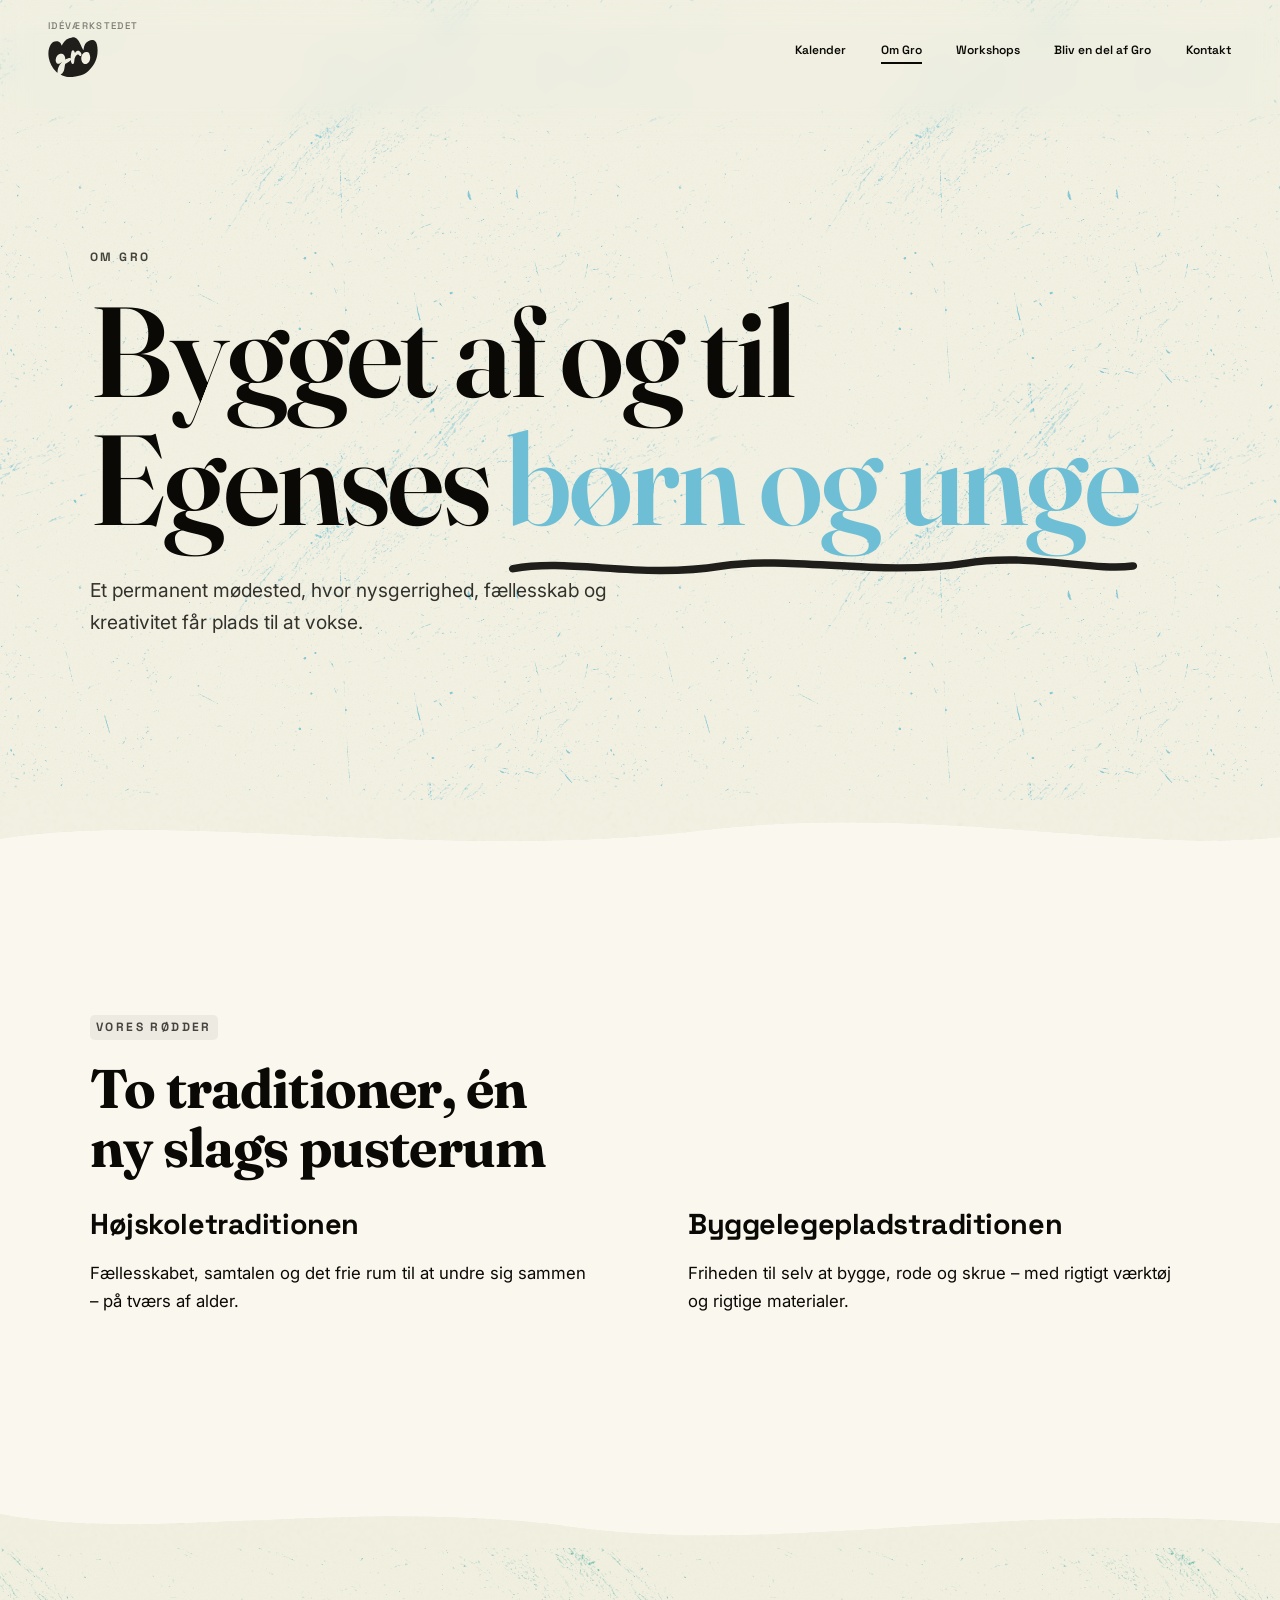
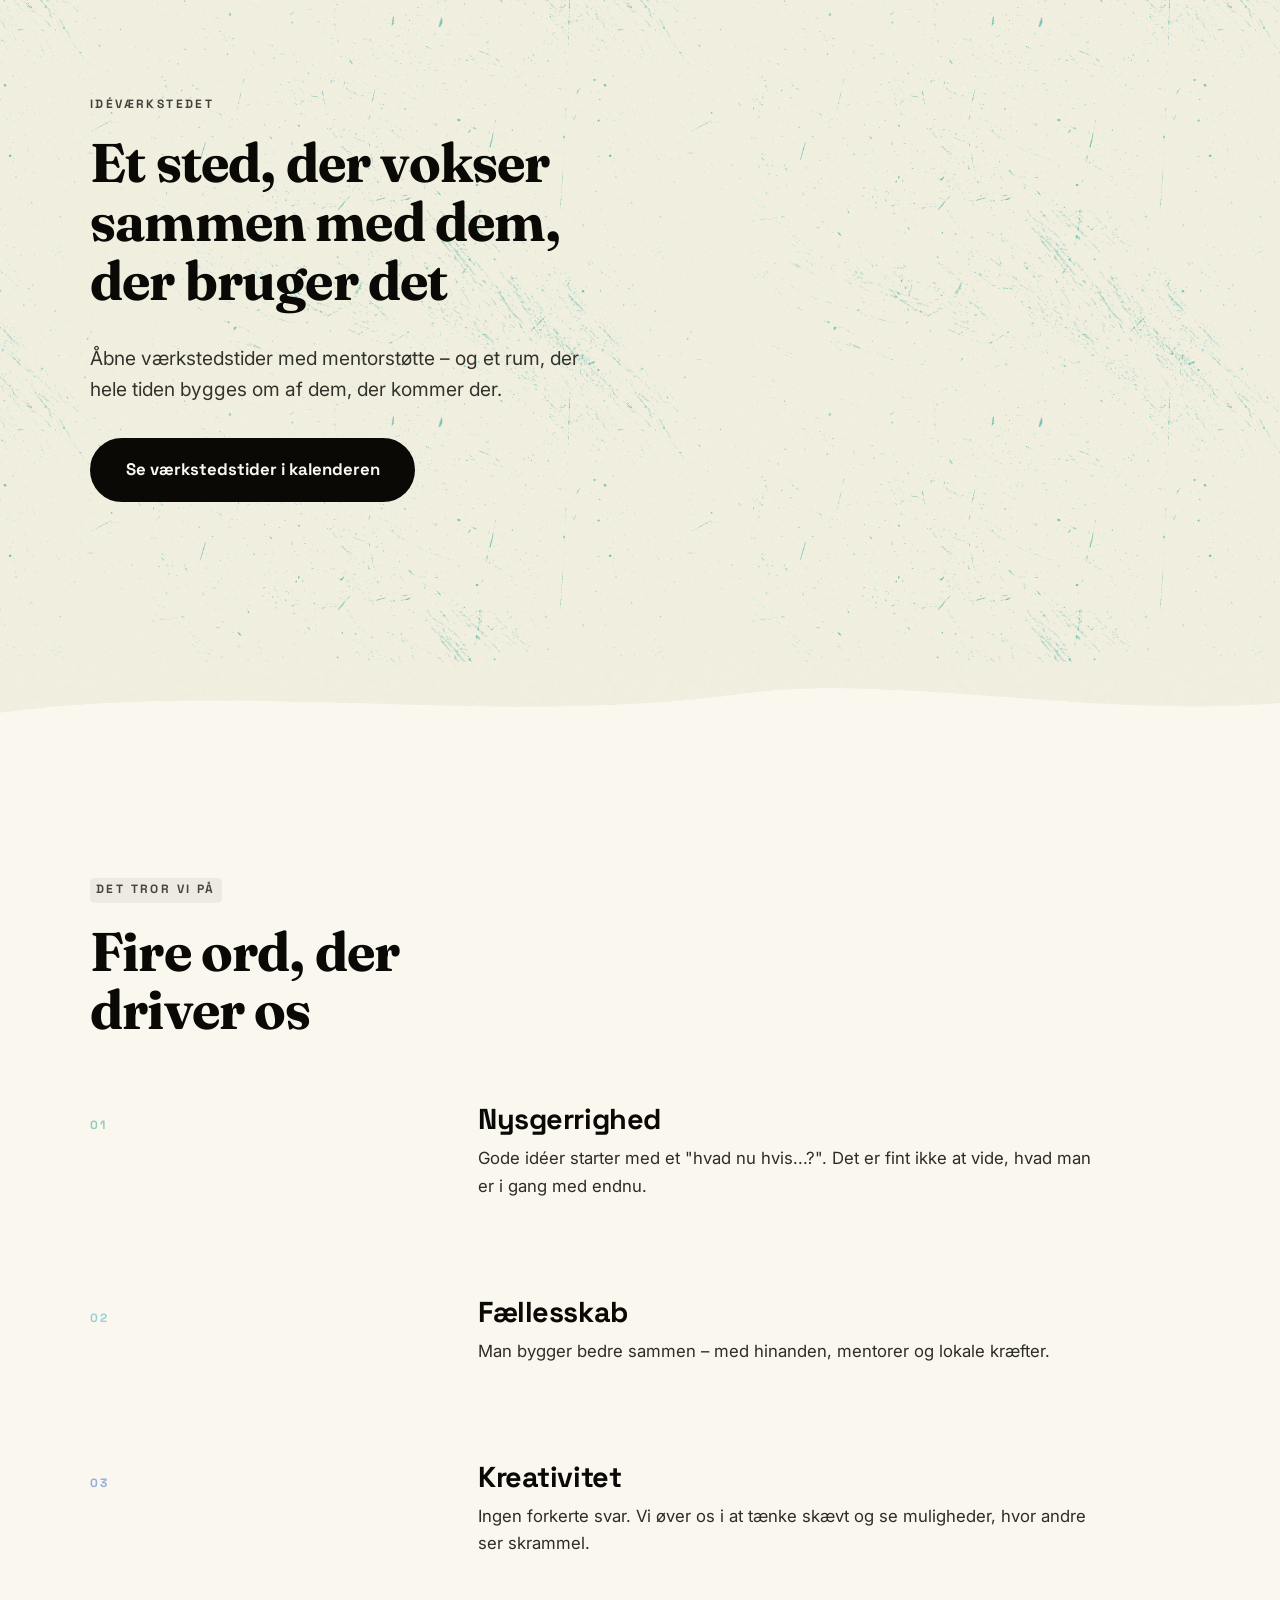
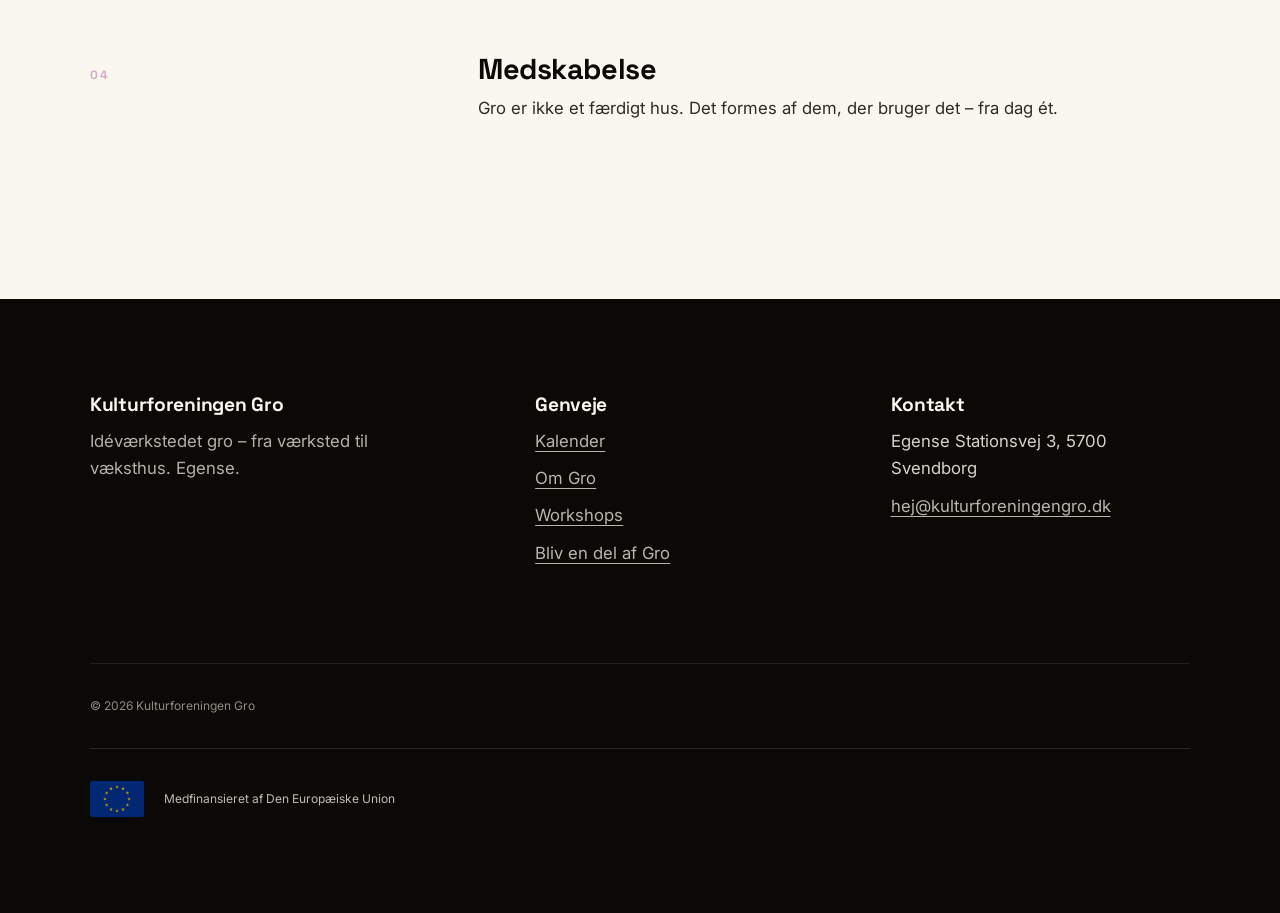
<file: om.html>
<!DOCTYPE html>
<html lang="da">

<head>
    <meta charset="UTF-8" />
    <meta name="viewport" content="width=device-width,initial-scale=1" />
    <title>Om Gro – Kulturforeningen Gro</title>
    <meta name="description" content="Kulturforeningen Gro står bag Idéværkstedet gro i Egense – et pusterum inspireret af højskole- og byggelegepladstraditioner." />
    <meta name="theme-color" content="#f0efdf" />
    <link rel="icon" href="assets/favicon.svg" type="image/svg+xml" />
    <link rel="preconnect" href="https://fonts.googleapis.com" />
    <link rel="preconnect" href="https://fonts.gstatic.com" crossorigin />
    <link href="https://fonts.googleapis.com/css2?family=Space+Grotesk:wght@500;600;700&family=Fraunces:opsz,wght,SOFT@9..144,300..700,0..100&family=Inter:wght@400;500;600;700&display=swap" rel="stylesheet" />
    <link rel="stylesheet" href="styles.css" />
</head>

<body class="inner-page" style="--page-accent: var(--color-blue);">
    <a class="skip-link" href="#main">Spring til indhold</a>

    <header class="site-header" role="banner">
        <a href="index.html" class="brand-link">
            <span class="brand-eyebrow">idéværkstedet</span>
            <span class="brand-logo-wrap">
                <img src="assets/logo.svg" alt="gro" class="brand-logo" />
                <span class="brand-logo-outline" aria-hidden="true"></span>
            </span>
        </a>
        <button class="nav-toggle" data-nav-toggle aria-expanded="false" aria-label="Åbn menu" aria-controls="primary-nav">
            <span class="bar"></span><span class="bar"></span><span class="bar"></span>
        </button>
        <nav id="primary-nav" class="site-nav" aria-label="Hovednavigation" data-nav>
            <ul>
                <li><a href="index.html">Kalender</a></li>
                <li><a href="om.html" aria-current="page">Om Gro</a></li>
                <li><a href="workshops.html">Workshops</a></li>
                <li><a href="bliv-med.html">Bliv en del af Gro</a></li>
                <li><a href="kontakt.html" class="nav-cta">Kontakt</a></li>
            </ul>
        </nav>
    </header>
    <div class="header-blur-fade" aria-hidden="true"></div>

    <main id="main" class="page-content">
        <!-- Hero -->
        <section class="hero bg-blue" aria-labelledby="hero-title" style="--scratch-pos: 0px 0px;">
            <div class="container">
                <div data-reveal>
                    <p class="eyebrow">Om Gro</p>
                    <h1 id="hero-title">Bygget af og til Egenses <span class="sketch-underline">børn og unge</span></h1>
                    <p class="lead">Et permanent mødested, hvor nysgerrighed, fællesskab og kreativitet får plads til at vokse.</p>
                </div>
            </div>
        </section>

        <div class="blob-divide" aria-hidden="true" style="color:var(--color-blue);">
            <svg viewBox="0 0 1440 70" preserveAspectRatio="none" fill="currentColor">
                <defs><clipPath id="bd-1"><path d="M0,40 C200,10 500,65 800,30 C1050,5 1280,55 1440,38 L1440,0 L0,0 Z"/></clipPath></defs>
                <path d="M0,40 C200,10 500,65 800,30 C1050,5 1280,55 1440,38 L1440,0 L0,0 Z"/>
                <image href="assets/grain.jpg" x="0" y="0" width="1440" height="70" clip-path="url(#bd-1)" preserveAspectRatio="xMidYMid slice" opacity="0.55" style="mix-blend-mode:soft-light"/>
            </svg>
        </div>

        <!-- To traditioner -->
        <section class="block bg-cream" aria-labelledby="traditioner-title">
            <div class="container">
                <div class="kicker" data-reveal>
                    <p class="eyebrow">Vores rødder</p>
                    <h2 id="traditioner-title">To traditioner, én ny slags pusterum</h2>
                </div>
                <div class="cols-2">
                    <div data-reveal>
                        <h3>Højskoletraditionen</h3>
                        <p>Fællesskabet, samtalen og det frie rum til at undre sig sammen – på tværs af alder.</p>
                    </div>
                    <div data-reveal>
                        <h3>Byggelegepladstraditionen</h3>
                        <p>Friheden til selv at bygge, rode og skrue – med rigtigt værktøj og rigtige materialer.</p>
                    </div>
                </div>
            </div>
        </section>

        <div class="blob-divide" aria-hidden="true" style="color:var(--color-green);">
            <svg viewBox="0 0 1440 70" preserveAspectRatio="none" fill="currentColor">
                <defs><clipPath id="bd-2"><path d="M0,35 C160,65 400,18 640,48 C880,78 1120,22 1440,45 L1440,70 L0,70 Z"/></clipPath></defs>
                <path d="M0,35 C160,65 400,18 640,48 C880,78 1120,22 1440,45 L1440,70 L0,70 Z"/>
                <image href="assets/grain.jpg" x="0" y="0" width="1440" height="70" clip-path="url(#bd-2)" preserveAspectRatio="xMidYMid slice" opacity="0.55" style="mix-blend-mode:soft-light"/>
            </svg>
        </div>

        <!-- Idéværkstedet -->
        <section id="vaerksted" class="hero bg-green" aria-labelledby="vaerksted-title" style="--scratch-pos: 350px 150px; --scratch-transform: scaleX(-1);">
            <div class="container">
                <div class="kicker" data-reveal>
                    <p class="eyebrow">Idéværkstedet</p>
                    <h2 id="vaerksted-title">Et sted, der vokser sammen med dem, der bruger det</h2>
                    <p class="lead">Åbne værkstedstider med mentorstøtte – og et rum, der hele tiden bygges om af dem, der kommer der.</p>
                    <p style="margin-top: var(--space-6);">
                        <a class="btn btn-on-bold" href="index.html#kalender">Se værkstedstider i kalenderen</a>
                    </p>
                </div>
            </div>
        </section>

        <div class="blob-divide" aria-hidden="true" style="color:var(--color-green);">
            <svg viewBox="0 0 1440 70" preserveAspectRatio="none" fill="currentColor">
                <defs><clipPath id="bd-3"><path d="M0,52 C280,18 560,68 840,32 C1000,12 1240,58 1440,42 L1440,0 L0,0 Z"/></clipPath></defs>
                <path d="M0,52 C280,18 560,68 840,32 C1000,12 1240,58 1440,42 L1440,0 L0,0 Z"/>
                <image href="assets/grain.jpg" x="0" y="0" width="1440" height="70" clip-path="url(#bd-3)" preserveAspectRatio="xMidYMid slice" opacity="0.55" style="mix-blend-mode:soft-light"/>
            </svg>
        </div>

        <!-- Værdier -->
        <section class="block bg-cream" aria-labelledby="vaerdier-title">
            <div class="container">
                <div class="kicker" data-reveal>
                    <p class="eyebrow">Det tror vi på</p>
                    <h2 id="vaerdier-title">Fire ord, der driver os</h2>
                </div>
                <div data-reveal>
                    <div class="item-row">
                        <span class="item-label" style="color: var(--color-green);">01</span>
                        <div><h3>Nysgerrighed</h3><p>Gode idéer starter med et "hvad nu hvis...?". Det er fint ikke at vide, hvad man er i gang med endnu.</p></div>
                    </div>
                    <div class="item-row">
                        <span class="item-label" style="color: var(--color-blue);">02</span>
                        <div><h3>Fællesskab</h3><p>Man bygger bedre sammen – med hinanden, mentorer og lokale kræfter.</p></div>
                    </div>
                    <div class="item-row">
                        <span class="item-label" style="color: var(--color-orange);">03</span>
                        <div><h3>Kreativitet</h3><p>Ingen forkerte svar. Vi øver os i at tænke skævt og se muligheder, hvor andre ser skrammel.</p></div>
                    </div>
                    <div class="item-row">
                        <span class="item-label" style="color: var(--color-pink);">04</span>
                        <div><h3>Medskabelse</h3><p>Gro er ikke et færdigt hus. Det formes af dem, der bruger det – fra dag ét.</p></div>
                    </div>
                </div>
            </div>
        </section>
    </main>

    <footer class="site-footer">
        <div class="container footer-grid">
            <div>
                <h3>Kulturforeningen Gro</h3>
                <p>Idéværkstedet gro – fra værksted til væksthus. Egense.</p>
            </div>
            <div>
                <h3>Genveje</h3>
                <ul>
                    <li><a href="index.html">Kalender</a></li>
                    <li><a href="om.html">Om Gro</a></li>
                    <li><a href="workshops.html">Workshops</a></li>
                    <li><a href="bliv-med.html">Bliv en del af Gro</a></li>
                </ul>
            </div>
            <div>
                <h3>Kontakt</h3>
                <ul>
                    <li>Egense Stationsvej 3, 5700 Svendborg</li>
                    <li><a href="mailto:hej@kulturforeningengro.dk">hej@kulturforeningengro.dk</a></li>
                </ul>
            </div>
        </div>
        <div class="container footer-bottom">© <span data-year>2026</span> Kulturforeningen Gro</div>
        <div class="container footer-eu">
            <svg class="eu-flag" xmlns="http://www.w3.org/2000/svg" viewBox="0 0 90 60" role="img" aria-label="Den Europæiske Unions flag"><rect width="90" height="60" fill="#003399"/><defs><polygon id="eu-s" fill="#FFCC00" points="0,-3.33 0.75,-1.03 3.17,-1.03 1.21,0.39 1.96,2.69 0,1.27 -1.96,2.69 -1.21,0.39 -3.17,-1.03 -0.75,-1.03"/></defs><use href="#eu-s" transform="translate(45,10)"/><use href="#eu-s" transform="translate(55,12.7)"/><use href="#eu-s" transform="translate(62.3,20)"/><use href="#eu-s" transform="translate(65,30)"/><use href="#eu-s" transform="translate(62.3,40)"/><use href="#eu-s" transform="translate(55,47.3)"/><use href="#eu-s" transform="translate(45,50)"/><use href="#eu-s" transform="translate(35,47.3)"/><use href="#eu-s" transform="translate(27.7,40)"/><use href="#eu-s" transform="translate(25,30)"/><use href="#eu-s" transform="translate(27.7,20)"/><use href="#eu-s" transform="translate(35,12.7)"/></svg>
            <p>Medfinansieret af Den Europæiske Union</p>
        </div>
    </footer>

    <script src="script.js"></script>
</body>

</html>
</file>
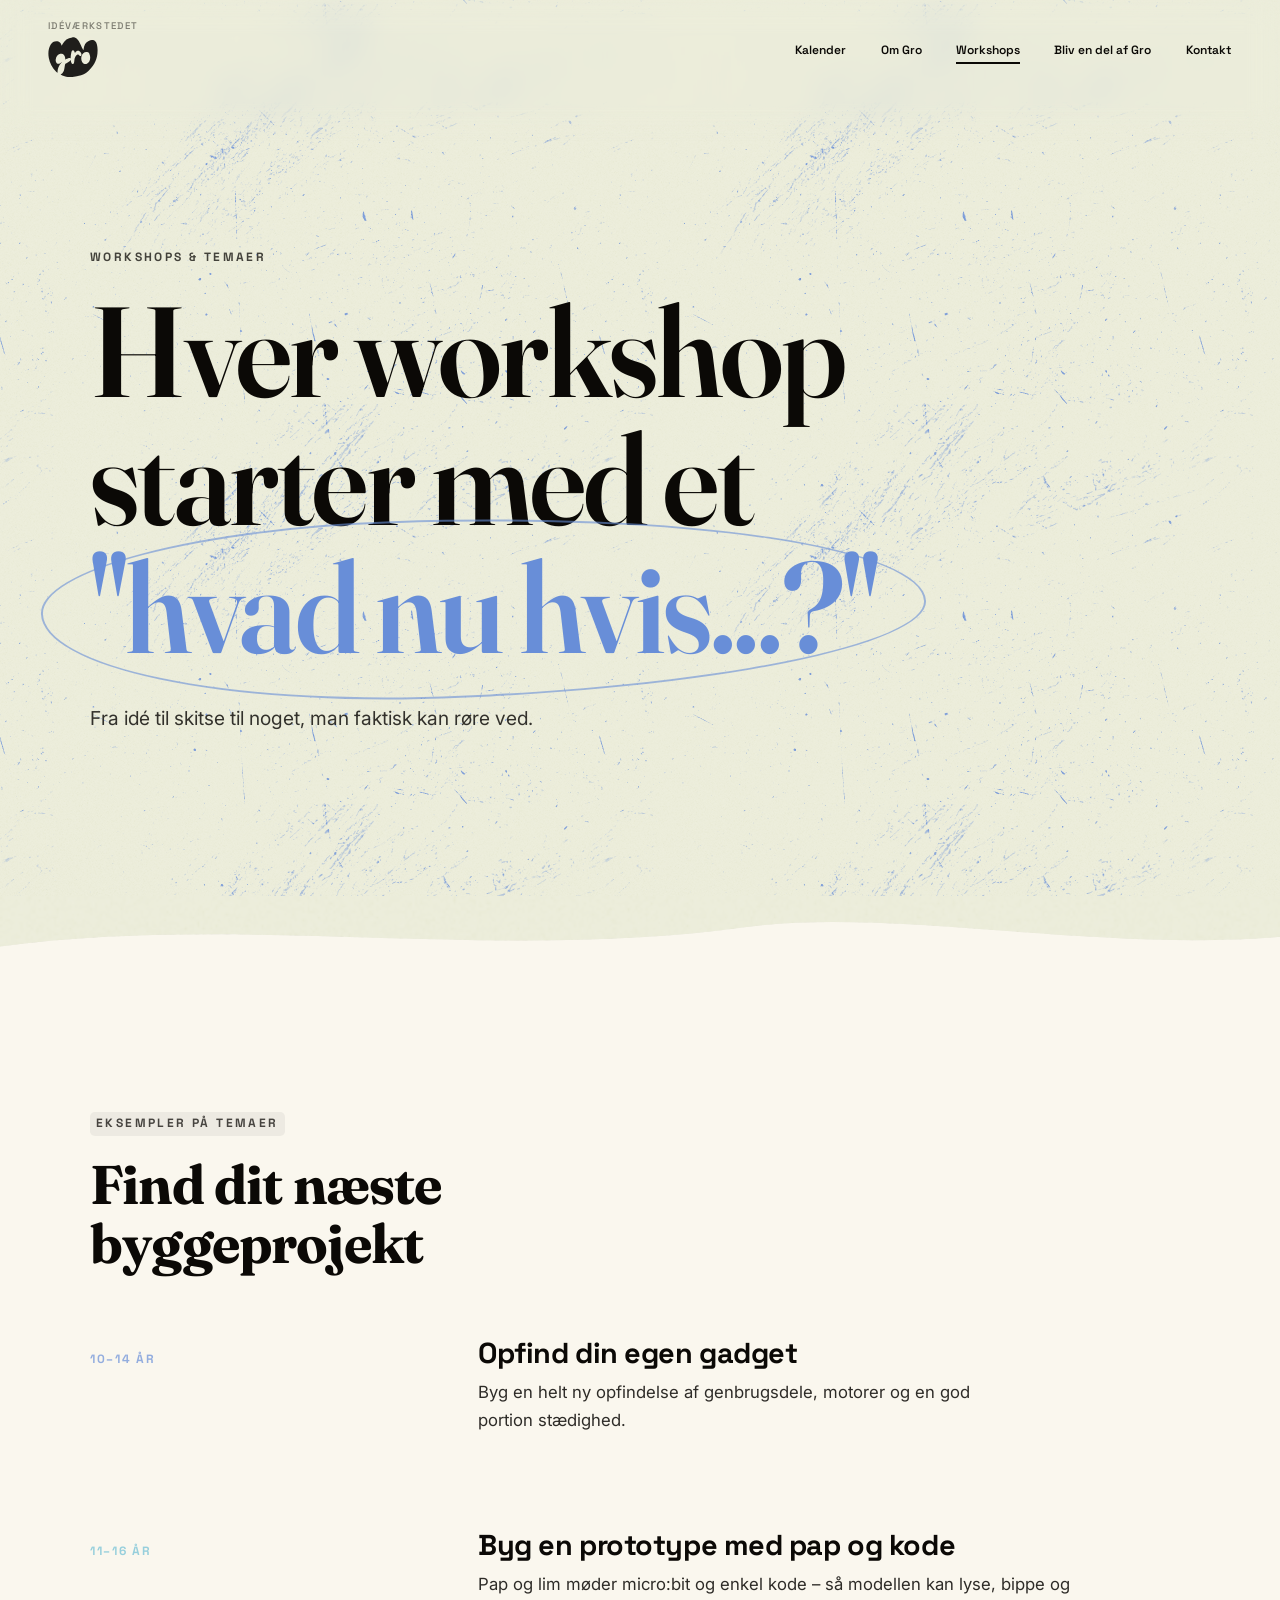
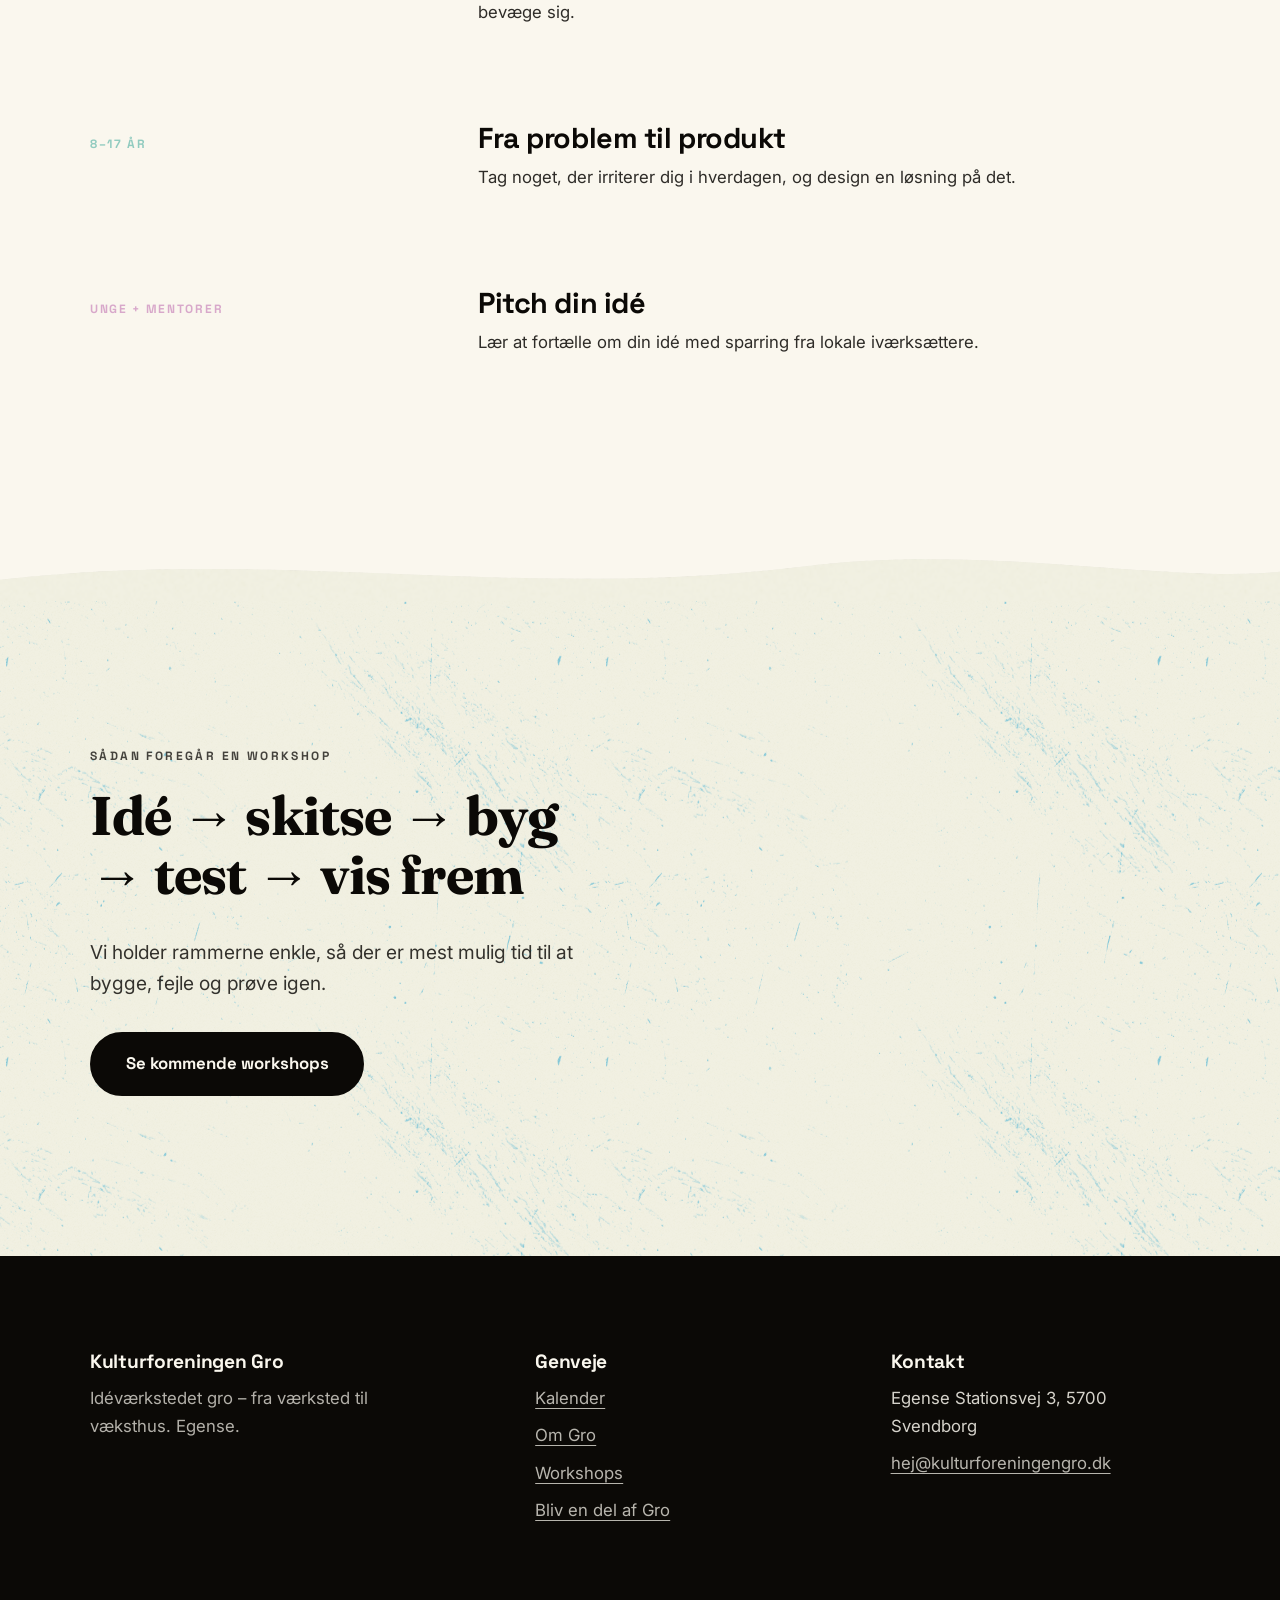
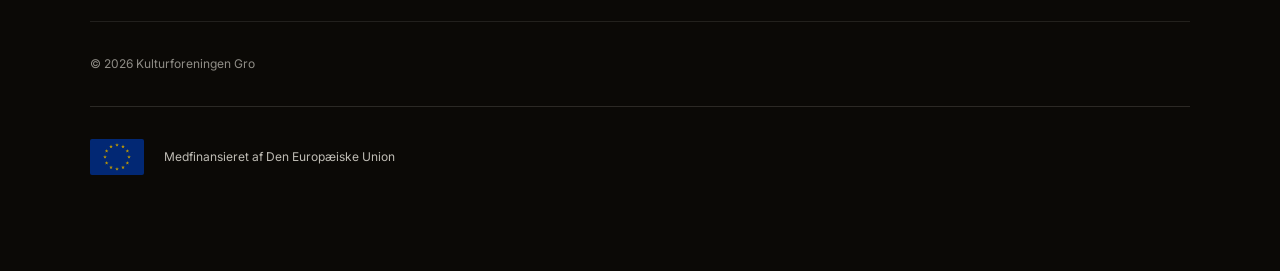
<file: workshops.html>
<!DOCTYPE html>
<html lang="da">

<head>
    <meta charset="UTF-8" />
    <meta name="viewport" content="width=device-width,initial-scale=1" />
    <title>Workshops & temaer – Idéværkstedet gro</title>
    <meta name="description" content="Eksempler på workshoptemaer hos Idéværkstedet gro: Opfind din egen gadget, Byg en prototype med pap og kode, og flere." />
    <meta name="theme-color" content="#ebecd9" />
    <link rel="icon" href="assets/favicon.svg" type="image/svg+xml" />
    <link rel="preconnect" href="https://fonts.googleapis.com" />
    <link rel="preconnect" href="https://fonts.gstatic.com" crossorigin />
    <link href="https://fonts.googleapis.com/css2?family=Space+Grotesk:wght@500;600;700&family=Fraunces:opsz,wght,SOFT@9..144,300..700,0..100&family=Inter:wght@400;500;600;700&display=swap" rel="stylesheet" />
    <link rel="stylesheet" href="styles.css" />
</head>

<body class="inner-page" style="--page-accent: var(--color-orange);">
    <a class="skip-link" href="#main">Spring til indhold</a>

    <header class="site-header" role="banner">
        <a href="index.html" class="brand-link">
            <span class="brand-eyebrow">idéværkstedet</span>
            <span class="brand-logo-wrap">
                <img src="assets/logo.svg" alt="gro" class="brand-logo" />
                <span class="brand-logo-outline" aria-hidden="true"></span>
            </span>
        </a>
        <button class="nav-toggle" data-nav-toggle aria-expanded="false" aria-label="Åbn menu" aria-controls="primary-nav">
            <span class="bar"></span><span class="bar"></span><span class="bar"></span>
        </button>
        <nav id="primary-nav" class="site-nav" aria-label="Hovednavigation" data-nav>
            <ul>
                <li><a href="index.html">Kalender</a></li>
                <li><a href="om.html">Om Gro</a></li>
                <li><a href="workshops.html" aria-current="page">Workshops</a></li>
                <li><a href="bliv-med.html">Bliv en del af Gro</a></li>
                <li><a href="kontakt.html" class="nav-cta">Kontakt</a></li>
            </ul>
        </nav>
    </header>
    <div class="header-blur-fade" aria-hidden="true"></div>

    <main id="main" class="page-content">
        <!-- Hero -->
        <section class="hero bg-orange" aria-labelledby="hero-title" style="--scratch-pos: 300px 100px;">
            <div class="container">
                <div data-reveal>
                    <p class="eyebrow">Workshops &amp; temaer</p>
                    <h1 id="hero-title">Hver workshop starter med et <span class="ink-circle">"hvad nu hvis...?"</span></h1>
                    <p class="lead">Fra idé til skitse til noget, man faktisk kan røre ved.</p>
                </div>
            </div>
        </section>

        <div class="blob-divide" aria-hidden="true" style="color:var(--color-orange);">
            <svg viewBox="0 0 1440 70" preserveAspectRatio="none" fill="currentColor">
                <defs><clipPath id="bd-1"><path d="M0,52 C280,18 560,68 840,32 C1000,12 1240,58 1440,42 L1440,0 L0,0 Z"/></clipPath></defs>
                <path d="M0,52 C280,18 560,68 840,32 C1000,12 1240,58 1440,42 L1440,0 L0,0 Z"/>
                <image href="assets/grain.jpg" x="0" y="0" width="1440" height="70" clip-path="url(#bd-1)" preserveAspectRatio="xMidYMid slice" opacity="0.55" style="mix-blend-mode:soft-light"/>
            </svg>
        </div>

        <!-- Temaer -->
        <section class="block bg-cream" aria-labelledby="temaer-title">
            <div class="container">
                <div class="kicker" data-reveal>
                    <p class="eyebrow">Eksempler på temaer</p>
                    <h2 id="temaer-title">Find dit næste byggeprojekt</h2>
                </div>
                <div data-reveal>
                    <div class="item-row">
                        <span class="item-label" style="color: var(--color-orange);">10–14 år</span>
                        <div><h3>Opfind din egen gadget</h3><p>Byg en helt ny opfindelse af genbrugsdele, motorer og en god portion stædighed.</p></div>
                    </div>
                    <div class="item-row">
                        <span class="item-label" style="color: var(--color-blue);">11–16 år</span>
                        <div><h3>Byg en prototype med pap og kode</h3><p>Pap og lim møder micro:bit og enkel kode – så modellen kan lyse, bippe og bevæge sig.</p></div>
                    </div>
                    <div class="item-row">
                        <span class="item-label" style="color: var(--color-green);">8–17 år</span>
                        <div><h3>Fra problem til produkt</h3><p>Tag noget, der irriterer dig i hverdagen, og design en løsning på det.</p></div>
                    </div>
                    <div class="item-row">
                        <span class="item-label" style="color: var(--color-pink);">Unge + mentorer</span>
                        <div><h3>Pitch din idé</h3><p>Lær at fortælle om din idé med sparring fra lokale iværksættere.</p></div>
                    </div>
                </div>
            </div>
        </section>

        <div class="blob-divide" aria-hidden="true" style="color:var(--color-blue);">
            <svg viewBox="0 0 1440 70" preserveAspectRatio="none" fill="currentColor">
                <defs><clipPath id="bd-2"><path d="M0,48 C320,15 580,70 900,35 C1100,10 1310,52 1440,40 L1440,70 L0,70 Z"/></clipPath></defs>
                <path d="M0,48 C320,15 580,70 900,35 C1100,10 1310,52 1440,40 L1440,70 L0,70 Z"/>
                <image href="assets/grain.jpg" x="0" y="0" width="1440" height="70" clip-path="url(#bd-2)" preserveAspectRatio="xMidYMid slice" opacity="0.55" style="mix-blend-mode:soft-light"/>
            </svg>
        </div>

        <!-- Sådan foregår det -->
        <section class="hero bg-blue" aria-labelledby="forloeb-title" style="--scratch-pos: 500px 350px; --scratch-transform: scaleY(-1);">
            <div class="container">
                <div class="kicker" data-reveal>
                    <p class="eyebrow">Sådan foregår en workshop</p>
                    <h2 id="forloeb-title">Idé → skitse → byg → test → vis frem</h2>
                    <p class="lead">Vi holder rammerne enkle, så der er mest mulig tid til at bygge, fejle og prøve igen.</p>
                    <p style="margin-top: var(--space-6);">
                        <a class="btn btn-on-bold" href="index.html#kalender">Se kommende workshops</a>
                    </p>
                </div>
            </div>
        </section>
    </main>

    <footer class="site-footer">
        <div class="container footer-grid">
            <div>
                <h3>Kulturforeningen Gro</h3>
                <p>Idéværkstedet gro – fra værksted til væksthus. Egense.</p>
            </div>
            <div>
                <h3>Genveje</h3>
                <ul>
                    <li><a href="index.html">Kalender</a></li>
                    <li><a href="om.html">Om Gro</a></li>
                    <li><a href="workshops.html">Workshops</a></li>
                    <li><a href="bliv-med.html">Bliv en del af Gro</a></li>
                </ul>
            </div>
            <div>
                <h3>Kontakt</h3>
                <ul>
                    <li>Egense Stationsvej 3, 5700 Svendborg</li>
                    <li><a href="mailto:hej@kulturforeningengro.dk">hej@kulturforeningengro.dk</a></li>
                </ul>
            </div>
        </div>
        <div class="container footer-bottom">© <span data-year>2026</span> Kulturforeningen Gro</div>
        <div class="container footer-eu">
            <svg class="eu-flag" xmlns="http://www.w3.org/2000/svg" viewBox="0 0 90 60" role="img" aria-label="Den Europæiske Unions flag"><rect width="90" height="60" fill="#003399"/><defs><polygon id="eu-s" fill="#FFCC00" points="0,-3.33 0.75,-1.03 3.17,-1.03 1.21,0.39 1.96,2.69 0,1.27 -1.96,2.69 -1.21,0.39 -3.17,-1.03 -0.75,-1.03"/></defs><use href="#eu-s" transform="translate(45,10)"/><use href="#eu-s" transform="translate(55,12.7)"/><use href="#eu-s" transform="translate(62.3,20)"/><use href="#eu-s" transform="translate(65,30)"/><use href="#eu-s" transform="translate(62.3,40)"/><use href="#eu-s" transform="translate(55,47.3)"/><use href="#eu-s" transform="translate(45,50)"/><use href="#eu-s" transform="translate(35,47.3)"/><use href="#eu-s" transform="translate(27.7,40)"/><use href="#eu-s" transform="translate(25,30)"/><use href="#eu-s" transform="translate(27.7,20)"/><use href="#eu-s" transform="translate(35,12.7)"/></svg>
            <p>Medfinansieret af Den Europæiske Union</p>
        </div>
    </footer>

    <script src="script.js"></script>
</body>

</html>
</file>
<file: styles.css>
/* =====================================================
   Kulturforeningen Gro — design tokens
   Bold colour-block sections, generous negative space
   ===================================================== */

:root {
    --color-cream: oklch(97.5% 0.012 88);
    --color-ink: oklch(14% 0.007 80);
    --color-ink-soft: oklch(33% 0.010 80);
    --header-h: 6.25rem;

    /* Cool analog palette — mint → sky → periwinkle → lavender → rose
       oklch gives perceptually even lightness across hues;
       use color-mix(in oklch, var(--color-X) N%, white/black) for free tints/shades */
    --color-green: oklch(73% 0.085 182);
    --color-orange: oklch(65% 0.12 263);
    --color-yellow: oklch(68% 0.12 295);
    --color-blue: oklch(76% 0.085 218);
    --color-pink: oklch(71% 0.105 335);

    --color-on-bold: oklch(97.5% 0.012 88);
    --color-on-accent: oklch(14% 0.007 80);
    --color-on-yellow: oklch(14% 0.007 80);

    --font-head: "Space Grotesk", "Inter", system-ui, sans-serif;
    --font-serif: "Fraunces", Georgia, "Times New Roman", serif;
    --font-sans: "Inter", system-ui, -apple-system, BlinkMacSystemFont, "Segoe UI", Roboto, Arial, sans-serif;

    --text-sm: 0.75rem;
    --text-base: 1.05rem;
    --text-lg: 1.2rem;
    --heading-3: clamp(1.4rem, 2.6vw, 1.8rem);
    --heading-2: clamp(2.2rem, 5vw, 3.4rem);
    --heading-1: clamp(3rem, 10vw, 8rem);

    --ease-pop: cubic-bezier(.2, .8, .3, 1.25);
    --ease-standard: cubic-bezier(.4, 0, .2, 1);
    --trans-fast: 160ms var(--ease-standard);
    --trans-pop: 360ms var(--ease-pop);

    --space-3: 0.75rem;
    --space-4: 1.25rem;
    --space-6: 2rem;
    --space-8: 3.5rem;
    --space-12: 6rem;
    --space-16: 9rem;

    scroll-behavior: smooth;
    scroll-padding-top: calc(var(--header-h) * 1.4);
}

/* "Magnetisk" scroll — kalenderens begivenheder trækker sig blidt
   ind på midten af skærmen, når man holder op med at scrolle
   (kun .event-row har scroll-snap-align, så resten af siden
   opfører sig som normalt).
   Slås kun til via JS (se enableSnap), efter forsidens reveal-animation
   er færdig — ellers måler browseren snap-positionen mens #main stadig
   er transformeret, og retter sig selv hen mod målet i takt med at
   transformen forsvinder, hvilket ses som et overshoot/jump ved
   indlæsning. */
:root.snap-ready {
    scroll-snap-type: y proximity;
}

/* Det første snap (når .snap-ready slås til) skal lande på sin plads
   med det samme — ikke glide derhen med scroll-behavior: smooth */
:root.snap-instant {
    scroll-behavior: auto;
}

/* Mens en begivenhed foldes ud/sammen (se toggleEventRow) slås
   scroll-snap midlertidigt fra — ellers kan browseren, mens layoutet
   skifter højde, beslutte at snappe den følgende (lukkede) begivenhed
   ind på midten i stedet for at lade den nyåbnede begivenheds top
   blive stående lige under den slørede header. */
:root.snap-ready.snap-paused {
    scroll-snap-type: none;
}

@media (prefers-color-scheme: dark) {
    :root {
        --color-cream: oklch(13.5% 0.007 80);
        --color-ink: oklch(97.5% 0.012 88);
        --color-ink-soft: oklch(80% 0.012 82);
        --color-on-bold: oklch(13.5% 0.007 80);
    }
}

/* =====================================================
   Base
   ===================================================== */

*, *::before, *::after { box-sizing: border-box; }

body {
    margin: 0;
    overflow-x: hidden;
    background: var(--color-cream);
    color: var(--color-ink);
    font-family: var(--font-sans);
    font-size: var(--text-base);
    line-height: 1.65;
    -webkit-font-smoothing: antialiased;
}

img, svg { display: block; max-width: 100%; }
a { color: inherit; }

h1, h2, h3, h4 {
    font-family: var(--font-head);
    font-weight: 700;
    line-height: 1.08;
    letter-spacing: -0.015em;
    margin: 0 0 var(--space-4);
    text-wrap: balance;
}
h1 { font-size: var(--heading-1); }
h2 { font-size: var(--heading-2); }
h3 { font-size: var(--heading-3); }

.page-content h1,
.page-content h2 { font-family: var(--font-serif); }
.page-content h1 {
    font-weight: 600;
    line-height: 1;
    letter-spacing: -0.02em;
    font-variation-settings: "opsz" 144, "wght" 600, "SOFT" 0;
}

p { margin: 0 0 var(--space-4); max-width: 56ch; text-wrap: pretty; }
.lead { font-size: var(--text-lg); opacity: 0.82; max-width: 50ch; }

.container { width: min(1100px, 100% - 3rem); margin-inline: auto; }
.container.narrow { width: min(680px, 100% - 3rem); }

/* =====================================================
   Bold colour-block sections
   ===================================================== */

.block { padding-block: var(--space-16); }
.block-tight { padding-block: var(--space-12); }

.bg-cream { background: var(--color-cream); color: var(--color-ink); }
.bg-green { background: var(--color-green); color: var(--color-on-accent); }
.bg-orange { background: var(--color-orange); color: var(--color-on-accent); }
.bg-yellow { background: var(--color-yellow); color: var(--color-on-yellow); }
.bg-blue { background: var(--color-blue); color: var(--color-on-accent); }
.bg-pink { background: var(--color-pink); color: var(--color-on-accent); }
.bg-ink { background: var(--color-ink); color: var(--color-cream); }

.bg-green, .bg-orange, .bg-yellow, .bg-blue, .bg-pink, .bg-ink {
    position: relative;
    z-index: 1;
    isolation: isolate;
}

/* Film-grain texture — warms up the flat colour blocks (anti-flat, riso feel).
   Real photographic grain, centre-cropped and desaturated at the source,
   tiled at 500 CSS px (the file is 500×500 @2x for retina sharpness). */
.bg-green::after, .bg-orange::after, .bg-yellow::after,
.bg-blue::after, .bg-pink::after, .bg-ink::after {
    content: "";
    position: absolute;
    inset: 0;
    z-index: -1;
    pointer-events: none;
    background-image: url("assets/grain.jpg");
    background-size: 500px 500px;
    opacity: 0.55;
    mix-blend-mode: soft-light;
}
@media (prefers-color-scheme: dark) {
    .bg-green::after, .bg-orange::after, .bg-yellow::after,
    .bg-blue::after, .bg-pink::after, .bg-ink::after {
        opacity: 0.4;
        mix-blend-mode: overlay;
    }
}

/* Accent-coloured scratch overlay — same masked texture as the open
   calendar cards (assets/scratches.png), painted in the section's own
   accent colour on top of the 12%-tinted background. Each section sets
   its own --scratch-pos/--scratch-transform inline so the streaks don't
   repeat identically across pages. */
.bg-green  { --block-accent: var(--color-green); }
.bg-orange { --block-accent: var(--color-orange); }
.bg-yellow { --block-accent: var(--color-yellow); }
.bg-blue   { --block-accent: var(--color-blue); }
.bg-pink   { --block-accent: var(--color-pink); }

.bg-green::before, .bg-orange::before, .bg-yellow::before,
.bg-blue::before, .bg-pink::before {
    content: "";
    position: absolute;
    inset: 0;
    z-index: -1;
    pointer-events: none;
    opacity: 0.85;
    background-color: var(--block-accent);
    mask-image: url("assets/scratches.png");
    -webkit-mask-image: url("assets/scratches.png");
    mask-size: 600px 400px;
    -webkit-mask-size: 600px 400px;
    mask-position: var(--scratch-pos, 0px 0px);
    -webkit-mask-position: var(--scratch-pos, 0px 0px);
    mask-repeat: repeat;
    -webkit-mask-repeat: repeat;
    mask-mode: luminance;
    -webkit-mask-source-type: luminance;
    transform: var(--scratch-transform, none);
}

.bg-green h1, .bg-green h2, .bg-green h3,
.bg-orange h1, .bg-orange h2, .bg-orange h3,
.bg-yellow h1, .bg-yellow h2, .bg-yellow h3,
.bg-blue h1, .bg-blue h2, .bg-blue h3,
.bg-pink h1, .bg-pink h2, .bg-pink h3,
.bg-ink h1, .bg-ink h2, .bg-ink h3 { color: inherit; }

/* =====================================================
   Inner pages — tinted section backgrounds + accent header
   Each inner page sets --page-accent on <body> and gets
   class="inner-page"; all bold sections become 12% tints.
   ===================================================== */

.inner-page .bg-green  { background: color-mix(in oklch, var(--color-green)  12%, var(--color-cream)); color: var(--color-ink); }
.inner-page .bg-orange { background: color-mix(in oklch, var(--color-orange) 12%, var(--color-cream)); color: var(--color-ink); }
.inner-page .bg-yellow { background: color-mix(in oklch, var(--color-yellow) 12%, var(--color-cream)); color: var(--color-ink); }
.inner-page .bg-blue   { background: color-mix(in oklch, var(--color-blue)   12%, var(--color-cream)); color: var(--color-ink); }
.inner-page .bg-pink   { background: color-mix(in oklch, var(--color-pink)   12%, var(--color-cream)); color: var(--color-ink); }

/* Grain is barely perceptible on the light tints — dial it back */
.inner-page .bg-green::after, .inner-page .bg-orange::after, .inner-page .bg-yellow::after,
.inner-page .bg-blue::after,  .inner-page .bg-pink::after { opacity: 0.18; }

/* Item-row dividers: cream borders → ink on light backgrounds */
.inner-page .bg-green .item-row,  .inner-page .bg-orange .item-row,
.inner-page .bg-yellow .item-row, .inner-page .bg-blue .item-row,
.inner-page .bg-pink .item-row { border-color: color-mix(in oklch, var(--color-ink) 16%, transparent); }

/* Buttons: flip to ink-on-cream (cream button on cream-tinted bg ≈ invisible) */
.inner-page .bg-green .btn-on-bold,  .inner-page .bg-orange .btn-on-bold,
.inner-page .bg-yellow .btn-on-bold, .inner-page .bg-blue .btn-on-bold,
.inner-page .bg-pink .btn-on-bold {
    background: var(--color-ink); color: var(--color-cream); border-color: var(--color-ink);
}

/* Blob-divide SVG fills: tint the wave to match the section */
.inner-page .blob-divide path {
    fill: color-mix(in oklch, currentColor 12%, var(--color-cream));
}
.inner-page .blob-divide image { opacity: 0.18; }

/* Page title stays ink-coloured; only the highlighted word picks up the accent */
.inner-page .page-content h1 .sketch-underline,
.inner-page .page-content h1 .ink-circle {
    color: var(--page-accent, currentColor);
}

/* Hero's colour block reaches the very top of the page, behind the
   now-transparent header — content gets pushed down to clear it */
.inner-page .page-content > .hero:first-child {
    margin-top: calc(-1 * var(--header-h));
    padding-top: calc(var(--header-h) + clamp(4rem, 11vw, var(--space-16)));
}

.eyebrow {
    display: inline-block;
    font-family: var(--font-head);
    font-weight: 700;
    font-size: var(--text-sm);
    text-transform: uppercase;
    letter-spacing: 0.2em;
    opacity: 0.75;
    margin-bottom: var(--space-4);
}

.kicker { max-width: 46ch; }
.kicker h1, .kicker h2 { margin-bottom: var(--space-6); }

/* =====================================================
   Hand-drawn human accents
   Connects the organic logo aesthetic to body content.
   ===================================================== */

/* Wavy ink underline — <span class="sketch-underline">word</span> */
.sketch-underline {
    padding-bottom: 0.18em;
    background-image: url("data:image/svg+xml,%3Csvg xmlns='http://www.w3.org/2000/svg' viewBox='0 0 200 12' preserveAspectRatio='none'%3E%3Cpath d='M2,7 C20,3 42,11 68,6 C90,2 118,10 145,5 C165,1 185,8 198,6' stroke='%231f1e1b' stroke-width='2.8' fill='none' stroke-linecap='round'/%3E%3C/svg%3E");
    background-repeat: no-repeat;
    background-position: 0 100%;
    background-size: 100% 0.25em;
}
@media (prefers-color-scheme: dark) {
    .sketch-underline {
        background-image: url("data:image/svg+xml,%3Csvg xmlns='http://www.w3.org/2000/svg' viewBox='0 0 200 12' preserveAspectRatio='none'%3E%3Cpath d='M2,7 C20,3 42,11 68,6 C90,2 118,10 145,5 C165,1 185,8 198,6' stroke='%23faf8f2' stroke-width='2.8' fill='none' stroke-linecap='round'/%3E%3C/svg%3E");
    }
}

/* Ink-circle highlight — organic rotated oval around a short phrase */
.ink-circle {
    position: relative;
    display: inline-block;
    vertical-align: baseline;
    white-space: nowrap;
}
.ink-circle::before {
    content: "";
    position: absolute;
    inset: -0.2em -0.38em;
    border: 2.5px solid currentColor;
    border-radius: 40% 60% 55% 45% / 45% 55% 45% 55%;
    transform: rotate(-2deg);
    opacity: 0.6;
    pointer-events: none;
}

/* =====================================================
   Blob section dividers — organic wave transitions
   Three cases, all with no background on the div:
   • color→cream: inverted path (L1440,0 L0,0 Z) fills top; bottom transparent
   • cream→color: normal path (L1440,70 L0,70 Z) fills bottom; top transparent
   • color→color: two paths in SVG fill="none", one inverted + one normal
   ::after grain sits above SVG so it's visible on colored fill areas.
   Transparent areas let the fixed wildflower layer (z-index:0) show through.
   ===================================================== */

.blob-divide {
    position: relative;
    z-index: 1;
    display: block;
    line-height: 0;
    overflow: hidden;
}
.blob-divide svg {
    display: block;
    width: 100%;
    height: clamp(40px, 5.5vw, 68px);
}

/* =====================================================
   Buttons — flat, bold, generous tap targets
   ===================================================== */

.btn {
    display: inline-flex;
    align-items: center;
    gap: 0.5em;
    font-family: var(--font-head);
    font-weight: 700;
    font-size: var(--text-base);
    text-decoration: none;
    border-radius: 999px;
    border: 2px solid currentColor;
    padding: 0.95em 2em;
    cursor: pointer;
    transition: transform var(--trans-pop), opacity var(--trans-fast);
    background: transparent;
    color: inherit;
    position: relative;
    z-index: 1;
}
.btn:hover { transform: translateY(-2px) rotate(-1deg); opacity: 0.85; }
.btn:active { transform: translateY(0) rotate(0); }

.btn-on-bold { background: var(--color-on-bold); color: var(--color-ink); border-color: var(--color-on-bold); }
.btn-on-cream { background: var(--color-ink); color: var(--color-cream); border-color: var(--color-ink); }
.btn-outline { background: transparent; }

.btn-row { display: flex; flex-wrap: wrap; gap: var(--space-3); margin-top: var(--space-6); }

/* =====================================================
   Header / navigation — minimal, plenty of air
   ===================================================== */

.site-header {
    position: sticky;
    top: 0;
    z-index: 100;
    display: flex;
    align-items: center;
    justify-content: space-between;
    gap: var(--space-4);
    padding: 1.4rem clamp(1.5rem, 5vw, 3rem);
    background: transparent;
}

/* Frosted-glass fade beneath the header — a separate fixed layer (not a
   pseudo-element of .site-header) because backdrop-filter on a pseudo-
   element of the sticky header doesn't pick up the scrolled content as
   its backdrop in this engine. Sits just below the header in the stack
   so nav links/logo stay sharp on top, and fades out via mask-image so
   the blur softens into the page instead of cutting off hard. */
.header-blur-fade {
    position: fixed;
    inset: 0 0 auto 0;
    height: calc(var(--header-h) * 1.4);
    z-index: 99;
    pointer-events: none;
    backdrop-filter: blur(14px);
    -webkit-backdrop-filter: blur(14px);
    mask-image: linear-gradient(to bottom, white 0, white var(--header-h), transparent 100%);
    -webkit-mask-image: linear-gradient(to bottom, white 0, white var(--header-h), transparent 100%);
}

.brand-link {
    display: inline-flex;
    flex-direction: column;
    align-items: flex-start;
    gap: 0.15em;
    text-decoration: none;
    color: var(--color-ink);
    transition: opacity 220ms var(--ease-standard);
}
.brand-eyebrow {
    font-family: var(--font-head);
    font-weight: 500;
    font-size: 0.6rem;
    letter-spacing: 0.14em;
    text-transform: uppercase;
    opacity: 0.5;
    line-height: 1;
}
.brand-logo {
    display: block;
    height: 44px;
    width: auto;
}
@media (prefers-color-scheme: dark) {
    .brand-logo { filter: invert(1); }
}
@media (hover: hover) {
    .brand-link:hover { opacity: 0.82; }
}

/* A second, hand-traced outline of the logo mark periodically retraces
   itself on top of it, in the page's accent colour (falls back to
   orange on the calendar, which has no --page-accent) — the stroke
   draws on at an easing tempo, then fades, every 10 seconds. The
   draw-on animation itself lives inside assets/logo-outline.svg. */
.brand-logo-wrap {
    position: relative;
    display: inline-block;
    line-height: 0;
}
.brand-logo-outline {
    position: absolute;
    inset: 0;
    transform: translate(3px, -2px);
    background-color: var(--page-accent, var(--color-orange));
    mask-image: url("assets/logo-outline.svg");
    -webkit-mask-image: url("assets/logo-outline.svg");
    mask-size: 100% 100%;
    -webkit-mask-size: 100% 100%;
    mask-repeat: no-repeat;
    -webkit-mask-repeat: no-repeat;
    mask-mode: luminance;
    -webkit-mask-source-type: luminance;
    opacity: 0.9;
    pointer-events: none;
}

@media (prefers-reduced-motion: reduce) {
    .brand-logo-outline { display: none; }
}

.nav-toggle {
    display: none;
    width: 46px; height: 46px;
    border-radius: 999px;
    border: 2px solid var(--color-ink);
    background: transparent;
    cursor: pointer;
    align-items: center;
    justify-content: center;
    flex-direction: column;
    gap: 5px;
}
.nav-toggle .bar { display: block; width: 18px; height: 2px; background: var(--color-ink); border-radius: 2px; transition: transform var(--trans-fast), opacity var(--trans-fast); }
.nav-toggle[aria-expanded="true"] .bar:nth-child(1) { transform: translateY(7px) rotate(45deg); }
.nav-toggle[aria-expanded="true"] .bar:nth-child(2) { opacity: 0; }
.nav-toggle[aria-expanded="true"] .bar:nth-child(3) { transform: translateY(-7px) rotate(-45deg); }

.site-nav ul {
    display: flex;
    align-items: center;
    gap: var(--space-6);
    list-style: none;
    margin: 0;
    padding: 0;
    font-family: var(--font-head);
    font-weight: 600;
    font-size: var(--text-sm);
}
.site-nav a { position: relative; text-decoration: none; padding: 0.4em 0.1em; border-bottom: 2px solid transparent; transition: border-color var(--trans-fast); }
.site-nav a:hover { border-color: var(--color-ink); }

/* Den aktive sides understregning er sit eget element (::after) i
   stedet for border-bottom, så View Transitions API kan morphe den
   hen til den nye sides aktive link ved navigation — se
   view-transition-name: nav-underline længere nede. */
.site-nav a[aria-current="page"]::after {
    content: "";
    position: absolute;
    left: 0.1em;
    right: 0.1em;
    bottom: -2px;
    height: 2px;
    background: var(--color-ink);
}
/* Usynlig i hvile — giver kun en boks-geometri til View Transitions,
   som under sideskift fyldes med en håndtegnet løkke (se
   nav-underline-loop længere nede). */
.site-nav a[aria-current="page"]::before {
    content: "";
    position: absolute;
    left: 0.1em;
    right: 0.1em;
    bottom: -10px;
    height: 18px;
}
.nav-cta { white-space: nowrap; }

@media (max-width: 860px) {
    .nav-toggle { display: inline-flex; }
    .site-nav {
        position: absolute; inset-inline: 0; top: 100%;
        background: var(--color-cream);
        transform: translateY(-8px); opacity: 0; pointer-events: none;
        transition: transform 220ms var(--ease-standard), opacity 220ms var(--ease-standard);
    }
    .site-nav[data-open="true"] { transform: translateY(0); opacity: 1; pointer-events: auto; }
    .site-nav ul { flex-direction: column; align-items: stretch; gap: 0; padding: var(--space-3) clamp(1.5rem, 5vw, 3rem) var(--space-6); font-size: 1.05rem; }
    .site-nav li:first-child a { border-top: none; }
    /* Linkene strækkes ud til skærmkanterne (negativ margin opvejet af
       lige så stor padding, så teksten visuelt bliver stående),
       så skillelinjen og hover/tap-baggrunden fylder hele bredden i
       stedet for kun tekst-kolonnen. Browserens egen tap-highlight
       fjernes til fordel for denne baggrund. */
    .site-nav a {
        display: block;
        border-bottom: none;
        border-top: 1px solid color-mix(in oklch, var(--color-ink) 12%, transparent);
        margin-inline: calc(-1 * clamp(1.5rem, 5vw, 3rem));
        padding: 1em clamp(1.5rem, 5vw, 3rem);
        -webkit-tap-highlight-color: transparent;
        transition: background-color var(--trans-fast);
    }
    .site-nav a:hover, .site-nav a:focus-visible, .site-nav a:active {
        background-color: color-mix(in oklch, var(--color-ink) 8%, transparent);
    }
    /* Den fuldbredte skillelinje under den aktive side ville ellers
       sammenfalde med ::after-understregningen og se ud som én tyk
       streg — menuen viste heller ikke et aktiv-mærke før. */
    .site-nav a[aria-current="page"]::after,
    .site-nav a[aria-current="page"]::before {
        display: none;
    }
}

/* =====================================================
   Hero
   ===================================================== */

.hero { padding-block: clamp(4rem, 11vw, var(--space-16)); }
.hero h1 { max-width: 16ch; }
.hero .lead { margin-top: var(--space-6); }

/* =====================================================
   Simple stacked items — no card chrome, just rhythm + space
   ===================================================== */

.stack { display: grid; gap: var(--space-12); }
.stack-tight { display: grid; gap: var(--space-8); }

.item-row {
    display: grid;
    grid-template-columns: minmax(0, 1fr) minmax(0, 2fr);
    gap: var(--space-6);
    align-items: baseline;
    padding-block: var(--space-6);
    padding-left: 0;
    transition: padding-left 260ms var(--ease-pop);
}
/* On the cream background, the wildflowers (.weed-layer) paint above
   non-isolated content. The kicker's heading is bold/large enough to
   stay readable over the flowers, so only its eyebrow/lead get a
   padded highlight — but a whole item-row (label, heading and text
   together) gets a padded card so the entire entry is shielded. */
.bg-cream .kicker > .eyebrow,
.bg-cream .kicker > .lead {
    position: relative;
    z-index: 1;
    isolation: isolate;
    width: fit-content;
    background: color-mix(in oklch, var(--color-ink) 6%, var(--color-cream));
    padding: 0.2em 0.5em;
    border-radius: 0.4em;
}
.bg-cream .item-row {
    position: relative;
    z-index: 1;
    isolation: isolate;
    background: var(--color-cream);
    box-shadow: 0 0 0 var(--space-3) var(--color-cream);
    margin-bottom: var(--space-6);
}
.bg-cream .item-row:last-child {
    margin-bottom: 0;
}
@media (hover: hover) {
    .item-row:hover { padding-left: var(--space-4); }
    .item-row:hover .item-label { opacity: 1; transform: translateX(4px); }
}
.item-row .item-label { display: inline-block; transition: opacity 200ms var(--ease-standard), transform 260ms var(--ease-pop); }
.item-row .item-label { font-family: var(--font-head); font-weight: 700; font-size: var(--text-sm); text-transform: uppercase; letter-spacing: 0.14em; opacity: 0.7; }
.item-row h3 { margin-bottom: 0.35em; }
.item-row p { margin-bottom: 0; opacity: 0.85; }

@media (max-width: 700px) {
    .item-row { grid-template-columns: 1fr; gap: var(--space-3); }
}

/* Two/three column simple grids with generous gaps */
.cols-2 { display: grid; grid-template-columns: repeat(2, 1fr); gap: var(--space-12); }
.cols-3 { display: grid; grid-template-columns: repeat(3, 1fr); gap: var(--space-8); }
@media (max-width: 900px) { .cols-3 { grid-template-columns: repeat(2, 1fr); } }
@media (max-width: 640px) { .cols-2, .cols-3 { grid-template-columns: 1fr; gap: var(--space-8); } }

/* =====================================================
   Calendar — event list with colour-coded accent rail
   (hovering one row dims the rest and shifts it forward;
   the left border carries each row's category colour)
   ===================================================== */

.event-list-label {
    display: block;
    width: 100vw;
    margin-left: calc(50% - 50vw + var(--vw-overhang, 0px) / 2);
    margin-right: calc(50% - 50vw + var(--vw-overhang, 0px) / 2);
    margin-top: 0;
    margin-bottom: var(--space-8);
    padding-inline: clamp(var(--space-4), 6vw, var(--space-12));
    font-family: var(--font-serif);
    font-weight: 600;
    font-size: clamp(3rem, 13vw, 7.5rem);
    line-height: 1;
    letter-spacing: -0.02em;
    color: var(--color-ink);
    font-variation-settings: "opsz" 144, "wght" 600, "SOFT" 0;
}

/* overflow-anchor: none — JS sets padding-top on load (and again once fonts
   are ready) to centre the first event row. Without this, the browser's
   scroll anchoring "corrects" for that layout shift by smooth-scrolling
   the page, which looks like an overshoot-then-jump on load. */
/* z-index + isolation — keeps the wildflower backdrop (.weed-layer,
   position: fixed, painted after <main> in source order) from showing
   through on top of the event cards' own background and text. */
.event-list { position: relative; z-index: 1; isolation: isolate; overflow-anchor: none; }
.event-row {
    position: relative;
    display: grid;
    grid-template-columns: minmax(0,1fr) auto;
    align-items: center;
    gap: var(--space-6);
    padding-block: var(--space-4);
    margin-left: calc(50% - 50vw + var(--vw-overhang, 0px) / 2);
    margin-right: calc(50% - 50vw + var(--vw-overhang, 0px) / 2);
    padding-left: calc(50vw - 50% - var(--vw-overhang, 0px) / 2 + var(--space-4));
    padding-right: calc(50vw - 50% - var(--vw-overhang, 0px) / 2 + var(--space-4));
    border-left: 10px solid var(--event-accent, var(--color-orange));
    border-top: 0 solid var(--event-accent, var(--color-orange));
    scroll-snap-align: center;
    scroll-margin-block: 5.5rem;
    transition: opacity 280ms var(--ease-standard), transform 280ms var(--ease-standard),
        background-color 320ms var(--ease-standard), color 320ms var(--ease-standard),
        border-color 320ms var(--ease-standard), border-radius 320ms var(--ease-standard),
        border-left-width 320ms var(--ease-pop), border-top-width 320ms var(--ease-pop),
        padding-inline 320ms var(--ease-standard), margin-inline 320ms var(--ease-standard);
}
.event-info { position: relative; min-width: 0; }
.event-line {
    display: flex;
    align-items: baseline;
    flex-wrap: wrap;
    gap: 0.6em;
    margin: 0 0 0.3em;
}
.event-when {
    font-family: var(--font-head);
    font-weight: 700;
    font-size: var(--text-sm);
    letter-spacing: 0.02em;
    opacity: 0.55;
    cursor: pointer;
    transition: opacity 220ms var(--ease-standard);
}
.event-row h3 {
    margin: 0;
    font-family: var(--font-serif);
    font-weight: 600;
    font-size: clamp(1.55rem, 4vw, 2.1rem);
    overflow: hidden;
    text-overflow: ellipsis;
    white-space: nowrap;
    cursor: pointer;
    transition: color 200ms var(--ease-standard);
}
.event-title-inner { display: inline; }
.event-row h3.is-marquee { text-overflow: clip; }
.event-row h3.is-marquee .event-title-inner {
    display: inline-block;
    white-space: nowrap;
    animation: title-ticker var(--marquee-dur, 4s) linear infinite;
}
@keyframes title-ticker {
    from { transform: translateX(0); }
    to   { transform: translateX(calc(-1 * var(--marquee-scroll, 0px))); }
}
@media (prefers-reduced-motion: reduce) {
    .event-row h3.is-marquee .event-title-inner { animation: none; }
}
.event-tag {
    font-family: var(--font-head);
    font-weight: 700;
    font-size: var(--text-sm);
    display: inline-block;
    transition: color 320ms var(--ease-standard);
}
.tag-orange { color: var(--color-orange); }
.tag-green { color: var(--color-green); }
.tag-pink { color: var(--color-pink); }
.tag-blue { color: var(--color-blue); }
.tag-yellow { color: var(--color-yellow); }
.event-tag-icon {
    display: inline-block;
    width: 1.2em;
    height: 1.2em;
    margin-right: 0.35em;
    vertical-align: -0.28em;
}

/* Active state — triggered by hover/focus on desktop, and by
   scroll position on touch devices (see script.js). :hover er
   afgrænset til enheder der reelt understøtter det — på touch-skærme
   ville :hover ellers "hænge fast" på en begivenhed man trykker på
   for at scrolle forbi (klassisk sticky-hover-problem) */
.event-list.has-active .event-row:not(.is-active):not(.is-open) { opacity: 0.38; }
.event-row.is-active,
.event-row:focus-within {
    opacity: 1;
    z-index: 1;
    background: color-mix(in oklch, var(--event-accent) 12%, var(--color-cream));
    border-left-width: 60px;
    padding-right: 0;
    isolation: isolate;
}
.event-row.is-active .event-when,
.event-row:focus-within .event-when {
    opacity: 0.85;
}
.event-row.is-active h3,
.event-row:focus-within h3 {
    color: inherit;
}
@media (hover: hover) {
    .event-list:hover .event-row:not(.is-open):not(:hover) { opacity: 0.38; }
    .event-row:hover {
        opacity: 1;
        background: color-mix(in oklch, var(--event-accent) 12%, var(--color-cream));
        border-left-width: 60px;
        padding-right: 0;
        z-index: 1;
        isolation: isolate;
    }
    .event-row:hover .event-when { opacity: 0.85; }
    .event-row:hover h3 { color: inherit; }

    /* Samme accentfarvede ridser + filmkorn som den åbne tilstand,
       blot på den smallere hover-baggrund */
    .event-row:hover:not(.is-open)::before { opacity: 0.85; }
    .event-row:hover:not(.is-open)::after { opacity: 0.55; }
}

/* "Læs mere" toggle — diskret tekst-knap (ikke en kraftig knap-boks),
   expanderer et accordion-panel med begivenhedens beskrivelse */
.event-toggle {
    display: inline-flex;
    align-items: center;
    gap: 0.4em;
    font-family: var(--font-head);
    font-weight: 700;
    font-size: var(--text-sm);
    border: none;
    padding: 0.4em 0;
    cursor: pointer;
    background: transparent;
    color: inherit;
    opacity: 0.5;
    transition: opacity var(--trans-fast), color 320ms var(--ease-standard);
}
.event-toggle:hover, .event-toggle:focus-visible { opacity: 0.9; }
.event-toggle:active { opacity: 0.7; }
.event-toggle-arrow {
    display: inline-block;
    transition: transform 320ms var(--ease-pop);
}
.event-toggle[aria-expanded="true"] .event-toggle-arrow {
    transform: rotate(-180deg);
}

/* Accordion panel — CSS grid 0fr → 1fr trick avoids measuring heights in JS */
.event-details-wrap {
    grid-column: 1 / -1;
    display: grid;
    grid-template-rows: 0fr;
    transition: grid-template-rows 420ms var(--ease-standard);
}
.event-row.is-open .event-details-wrap {
    grid-template-rows: 1fr;
}
.event-details {
    overflow: hidden;
    min-height: 0;
}
.event-details-inner {
    padding-top: var(--space-3);
    padding-bottom: var(--space-4);
    max-width: 60ch;
}
.event-details-inner p { margin: 0 0 0.8em; }
.event-details-image {
    display: grid;
    place-items: center;
    width: 100%;
    height: clamp(240px, 52vw, 400px);
    margin-bottom: var(--space-4);
    background: color-mix(in oklch, var(--event-accent) 25%, var(--color-cream));
    color: var(--color-ink);
}
.event-details-image svg { width: clamp(64px, 14vw, 104px); height: clamp(64px, 14vw, 104px); }
.event-details-image--photo {
    display: block;
    overflow: hidden;
    position: relative;
    background: none;
}
.event-details-image--photo img {
    display: block;
    width: 100%;
    height: 100%;
    object-fit: cover;
}
.event-details-image--photo::before {
    content: "";
    position: absolute;
    inset: 0;
    pointer-events: none;
    background-image: url("assets/grain.jpg");
    background-size: 500px 500px;
    opacity: 0.55;
    mix-blend-mode: soft-light;
}
.event-details-image--photo::after {
    content: "";
    position: absolute;
    inset: 0;
    background: var(--event-accent, var(--color-pink));
    mix-blend-mode: multiply;
    opacity: 0.65;
    pointer-events: none;
}
.event-details--with-photo .event-details-image--photo { margin-bottom: 0; }
.event-details--with-image .event-details-image { margin-bottom: 0; }
.event-details-cta {
    margin: -2rem 0 var(--space-4);
    position: relative;
    z-index: 1;
}
.btn-square { border-radius: 0; }
.event-details-meta {
    font-weight: 700;
    opacity: 0.75;
}

/* Open state — the row's background becomes its matching accent colour,
   echoing the category badge above the title */
.event-row.is-open,
.event-row.is-open:hover,
.event-row.is-open:focus-within,
.event-row.is-open.is-active {
    transform: none;
}
.event-row.is-open {
    opacity: 1;
    z-index: 1;
    background: color-mix(in oklch, var(--event-accent, var(--color-orange)) 12%, var(--color-cream));
    color: var(--color-ink);
    border-top-width: 10px;
    border-left-width: 0;
    border-radius: 0;
    margin-inline: calc(50% - 50vw + var(--vw-overhang, 0px) / 2);
    padding-inline: clamp(var(--space-4), 6vw, var(--space-12));
    isolation: isolate;
}
/* Hvert kalenderkort viser et andet udsnit af samme (fliselagte)
   ridse-tekstur (delt mellem åben, hover, aktiv og fokus-tilstand),
   så de accentfarvede ridser ikke ser identiske ud på tværs af kort */
.event-row:nth-of-type(2) { --scratch-pos: 200px 100px; --scratch-transform: scaleX(-1); }
.event-row:nth-of-type(3) { --scratch-pos: 400px 250px; }
.event-row:nth-of-type(4) { --scratch-pos: 100px 300px; --scratch-transform: scaleY(-1); }
.event-row:nth-of-type(5) { --scratch-pos: 300px 50px; --scratch-transform: rotate(180deg); }
.event-row:nth-of-type(6) { --scratch-pos: 500px 200px; --scratch-transform: scaleX(-1); }
.event-row:nth-of-type(7) { --scratch-pos: 150px 350px; --scratch-transform: scaleY(-1); }

/* Begge lag er altid til stede (skjult med opacity: 0) og fader
   ind sammen med baggrundsfarvens egen transition — ellers blinker
   det bløde korn gråt/farveløst i det øjeblik det dukker op, før
   accentfarven nedenunder når at fade ind */
.event-row::before,
.event-row::after {
    content: "";
    position: absolute;
    inset: 0;
    z-index: -1;
    pointer-events: none;
    opacity: 0;
    transition: opacity 320ms var(--ease-standard);
}
.event-row::before {
    background-color: var(--event-accent, var(--color-orange));
    mask-image: url("assets/scratches.png");
    -webkit-mask-image: url("assets/scratches.png");
    mask-size: 600px 400px;
    -webkit-mask-size: 600px 400px;
    mask-position: var(--scratch-pos, 0px 0px);
    -webkit-mask-position: var(--scratch-pos, 0px 0px);
    mask-repeat: repeat;
    -webkit-mask-repeat: repeat;
    mask-mode: luminance;
    -webkit-mask-source-type: luminance;
    transform: var(--scratch-transform, none);
}
.event-row::after {
    background-image: url("assets/grain.jpg");
    background-size: 500px 500px;
    mix-blend-mode: soft-light;
}
.event-row.is-open::before,
.event-row.is-active:not(.is-open)::before,
.event-row:focus-within:not(.is-open)::before {
    opacity: 0.85;
}
.event-row.is-open::after,
.event-row.is-active:not(.is-open)::after,
.event-row:focus-within:not(.is-open)::after {
    opacity: 0.55;
}
.event-row.is-open h3,
.event-row.is-open:hover h3,
.event-row.is-open.is-active h3,
.event-row.is-open:focus-within h3 {
    color: var(--color-ink);
}
.event-row.is-open .event-toggle {
    color: var(--color-ink);
    opacity: 0.75;
}
.event-row.is-open .event-toggle:hover,
.event-row.is-open .event-toggle:focus-visible {
    opacity: 1;
}
.event-row.is-open .btn-on-bold {
    background: var(--color-ink);
    color: var(--color-cream);
    border-color: var(--color-ink);
}
.event-row.is-open .btn-on-bold:hover {
    background: var(--event-accent);
    color: var(--color-ink);
    border-color: var(--event-accent);
    opacity: 1;
}

/* Delt link til et bestemt event (#event-<slug>) — kort glow-puls om
   kortets kant, så det er tydeligt hvilket kort man er sendt til */
@keyframes event-highlight-pulse {
    0%   { box-shadow: 0 0 0 0 color-mix(in oklch, var(--event-accent) 70%, transparent); }
    50%  { box-shadow: 0 0 0 14px color-mix(in oklch, var(--event-accent) 0%, transparent); }
    100% { box-shadow: 0 0 0 0 color-mix(in oklch, var(--event-accent) 0%, transparent); }
}
.event-row.event-highlight {
    animation: event-highlight-pulse 1200ms var(--ease-standard) 2;
}
@media (prefers-reduced-motion: reduce) {
    .event-row.event-highlight { animation: none; }
}

@media (max-width: 760px) {
    .event-row { grid-template-columns: 1fr; gap: var(--space-3); }
    .event-row .event-cta { justify-self: start; }
}
@media (prefers-reduced-motion: reduce) {
    .event-row, .event-when, .event-row h3,
    .event-toggle, .event-toggle-arrow, .event-details-wrap, .event-tag { transition: none; }
    :root.snap-ready { scroll-snap-type: none; }
}

/* =====================================================
   Stats — big bold numbers, lots of air
   ===================================================== */

/* =====================================================
   Forms
   ===================================================== */

/* Fast cremefarvet baggrund + isolation, så de flydende vilde blomster
   (.weed-layer, fixed, malet efter <main>) ikke ligger oven på
   formularens felter — samme afskærmningsteknik som .bg-cream .item-row. */
.form {
    display: grid; gap: var(--space-6); max-width: 560px; margin-top: var(--space-8);
    position: relative;
    z-index: 1;
    isolation: isolate;
    background: var(--color-cream);
    padding: var(--space-6);
    border-radius: 1rem;
}
.form-row { display: grid; gap: 0.5rem; }
.form label { font-family: var(--font-head); font-weight: 700; font-size: var(--text-sm); }
.form input, .form textarea {
    font: inherit;
    padding: 0.9em 0;
    border: none;
    border-bottom: 2px solid currentColor;
    background: transparent;
    color: inherit;
    border-radius: 0;
}
.form input:focus, .form textarea:focus { outline: none; opacity: 1; border-color: var(--color-orange); }
.form-status { font-weight: 600; min-height: 1.4em; }

/* =====================================================
   Footer
   ===================================================== */

.site-footer { background: var(--color-ink); color: var(--color-cream); padding-block: var(--space-12); position: relative; z-index: 1; }
.site-footer a { color: inherit; text-decoration: underline; text-underline-offset: 0.25em; opacity: 0.85; }
.site-footer a:hover { opacity: 1; }
.footer-grid { display: grid; grid-template-columns: 1.3fr 1fr 1fr; gap: var(--space-8); }
.footer-grid h3 { font-size: var(--text-lg); margin-bottom: var(--space-3); }
.footer-grid p { opacity: 0.7; }
.footer-grid ul { list-style: none; margin: 0; padding: 0; display: grid; gap: 0.6rem; opacity: 0.85; }
.footer-bottom { margin-top: var(--space-12); padding-top: var(--space-6); border-top: 1px solid color-mix(in oklch, var(--color-cream) 18%, transparent); font-size: var(--text-sm); opacity: 0.55; }
.footer-eu { display: flex; align-items: center; gap: var(--space-4); margin-top: var(--space-6); padding-top: var(--space-6); border-top: 1px solid color-mix(in oklch, var(--color-cream) 18%, transparent); font-size: var(--text-sm); opacity: 0.75; }
.footer-eu p { margin: 0; max-width: none; }
.eu-flag { width: 54px; height: 36px; flex-shrink: 0; border-radius: 2px; }
@media (max-width: 760px) { .footer-grid { grid-template-columns: 1fr; gap: var(--space-6); } }

/* =====================================================
   Reveal-on-scroll — subtle
   Pure CSS via scroll-driven animations: each [data-reveal]
   element fades/slides in as it enters the viewport, scrubbed
   by its own view-progress timeline (off the main thread, no
   IntersectionObserver needed). Elements are visible by default,
   so browsers without support simply skip the animation.
   ===================================================== */

@keyframes gro-reveal {
    from { opacity: 0; transform: translateY(22px); }
}

@supports (animation-timeline: view()) {
    @media (prefers-reduced-motion: no-preference) {
        [data-reveal] {
            animation: gro-reveal var(--ease-pop) both;
            animation-timeline: view();
            animation-range: entry 0% entry 100%;
        }
    }
}

@media (prefers-reduced-motion: no-preference) {
    #main.page-reveal {
        animation: page-reveal 1100ms cubic-bezier(0.22, 1, 0.36, 1) both;
    }
    @keyframes page-reveal {
        from { transform: translateY(70px); opacity: 0; }
        to   { transform: translateY(0);    opacity: 1; }
    }
}
@media (prefers-reduced-motion: reduce) {
    #main.page-reveal { animation: none; opacity: 1; transform: none; }
}

/* =====================================================
   View Transitions — gentle cross-fade between pages
   Progressive enhancement (Chrome/Edge 126+); ignored
   elsewhere. The header stays put instead of cross-fading,
   and the rest of the page fades in the brand's easing.
   ===================================================== */
@media (prefers-reduced-motion: no-preference) {
    @view-transition {
        navigation: auto;
    }

    /* Plain cross-fade (no slide) — a vertical drift here would
       create a moving edge that briefly gaps as the two pages settle */
    ::view-transition-group(root) {
        animation-duration: 600ms;
        animation-timing-function: var(--ease-standard);
    }
    ::view-transition-old(root) { animation-name: gro-vt-out; }
    ::view-transition-new(root) { animation-name: gro-vt-in; }
    @keyframes gro-vt-out {
        to { opacity: 0; }
    }
    @keyframes gro-vt-in {
        from { opacity: 0; }
    }

    /* Header is identical on every page — keep it static
       rather than cross-fading it along with the content */
    .site-header {
        view-transition-name: site-header;
    }
    /* Without this, the group itself still gets the browser's default
       geometry animation: if the captured header size/position differs
       even slightly between the old and new page (e.g. font-loading
       timing), it briefly resizes/shifts before settling — seen as the
       header (and the logo on it) jumping before snapping into place */
    ::view-transition-group(site-header) { animation-duration: 0s; }
    ::view-transition-image-pair(site-header) { isolation: auto; }
    ::view-transition-old(site-header),
    ::view-transition-new(site-header) {
        animation: none;
        mix-blend-mode: normal;
    }
    ::view-transition-old(site-header) { display: none; }

    /* Den aktive sides understregning (se .site-nav a[aria-current="page"]
       ::after ovenfor) morpher hen til den nye sides plads i stedet for
       at springe direkte dertil — som en slange, der bevæger sig fra
       link til link. Undervejs forsvinder den lige streg, og en
       håndtegnet løkke (::before, nav-underline-loop) viser sig kort i
       stedet, i tråd med sidens håndtegnede streger (.sketch-underline). */
    .site-nav a[aria-current="page"]::after {
        view-transition-name: nav-underline;
    }
    .site-nav a[aria-current="page"]::before {
        view-transition-name: nav-underline-loop;
    }
    ::view-transition-group(nav-underline),
    ::view-transition-group(nav-underline-loop) {
        animation-duration: 500ms;
        animation-timing-function: var(--ease-standard);
    }
    ::view-transition-image-pair(nav-underline) {
        animation: nav-underline-fade-out 500ms var(--ease-standard);
    }
    @keyframes nav-underline-fade-out {
        0%, 100% { opacity: 1; }
        50% { opacity: 0; }
    }
    /* ::before findes ikke synligt på nogen af siderne — løkken tegnes
       direkte på billed-parret og blendes ind midt i overgangen. */
    ::view-transition-old(nav-underline-loop),
    ::view-transition-new(nav-underline-loop) {
        display: none;
    }
    ::view-transition-image-pair(nav-underline-loop) {
        background-image: url("data:image/svg+xml,%3Csvg xmlns='http://www.w3.org/2000/svg' viewBox='0 0 100 28' preserveAspectRatio='none'%3E%3Cpath d='M2,20 L30,20 C20,20 16,8 28,8 C40,8 40,20 28,20 L98,20' stroke='%231f1e1b' stroke-width='3' fill='none' stroke-linecap='round'/%3E%3C/svg%3E");
        background-repeat: no-repeat;
        background-size: 100% 100%;
        animation: nav-underline-loop-fade 500ms var(--ease-standard);
    }
    @keyframes nav-underline-loop-fade {
        0%, 100% { opacity: 0; }
        50% { opacity: 1; }
    }
}
@media (prefers-reduced-motion: no-preference) and (prefers-color-scheme: dark) {
    ::view-transition-image-pair(nav-underline-loop) {
        background-image: url("data:image/svg+xml,%3Csvg xmlns='http://www.w3.org/2000/svg' viewBox='0 0 100 28' preserveAspectRatio='none'%3E%3Cpath d='M2,20 L30,20 C20,20 16,8 28,8 C40,8 40,20 28,20 L98,20' stroke='%23faf8f2' stroke-width='3' fill='none' stroke-linecap='round'/%3E%3C/svg%3E");
    }
}

/* =====================================================
   Misc
   ===================================================== */

.visually-hidden {
    position: absolute;
    width: 1px; height: 1px;
    overflow: hidden;
    clip: rect(0 0 0 0);
    white-space: nowrap;
}

.skip-link {
    position: absolute; left: var(--space-4); top: -60px;
    background: var(--color-ink); color: var(--color-cream);
    padding: 0.8em 1.2em; border-radius: 8px; z-index: 200;
    transition: top var(--trans-fast);
}
.skip-link:focus { top: var(--space-4); }
:focus-visible { outline: 2px solid currentColor; outline-offset: 4px; }
.center { text-align: center; }
.muted { opacity: 0.7; }
.mt-0 { margin-top: 0; }
.mx-auto { margin-inline: auto; }

/* =====================================================
   Wildflower background — "Gro" living backdrop
   ===================================================== */
.weed-layer {
    position: fixed;
    inset: 0;
    pointer-events: none;
    z-index: 0;
    overflow: hidden;
}
.weed-flower {
    position: absolute;
    object-fit: cover;
    mix-blend-mode: multiply;
    animation: weed-bloom var(--dur, 12s) ease-in-out forwards;
    will-change: opacity, transform;
}
@keyframes weed-bloom {
    0%   { opacity: 0; }
    8%   { opacity: var(--op, 0.16); }
    82%  { opacity: var(--op, 0.16); }
    100% { opacity: 0; }
}
.weed-flower--burst {
    animation: weed-burst-in 0.5s ease-out forwards;
}
.weed-flower--burst.is-fading {
    animation: weed-burst-out 2s ease-in forwards;
}
@keyframes weed-burst-in {
    from { opacity: 0; }
    to   { opacity: var(--op, 0.22); }
}
@keyframes weed-burst-out {
    from { opacity: var(--op, 0.22); }
    to   { opacity: 0; }
}
@media (prefers-color-scheme: dark) {
    .weed-flower { mix-blend-mode: screen; opacity: 0.08; }
}

/* ---------- Indmeldelse (Unioo-embeds på bliv-med.html) ---------- */
.membership { margin-top: var(--space-8); }
.membership-tabs { display: inline-flex; gap: 4px; padding: 4px; border: 2px solid var(--color-ink); border-radius: 999px; margin-bottom: var(--space-4); }
.membership-tab {
    font: inherit; font-family: var(--font-head); font-weight: 700; letter-spacing: 0.04em;
    padding: 0.55em 1.4em; border: 0; border-radius: 999px; cursor: pointer;
    background: transparent; color: var(--color-ink);
    transition: background 200ms var(--ease-standard), color 200ms var(--ease-standard);
}
.membership-tab[aria-pressed="true"] { background: var(--color-ink); color: var(--color-cream); }
.membership-tab:focus-visible { outline: 3px solid var(--color-pink); outline-offset: 2px; }
.membership-frame { border: 2px solid var(--color-ink); border-radius: 16px; overflow: hidden; background: #fff; }
.membership-frame iframe { display: block; width: 100%; height: 820px; border: 0; }
.membership-fallback { margin-top: var(--space-3); font-size: var(--text-sm); opacity: 0.8; }
@media (max-width: 600px) {
    .membership-frame iframe { height: 960px; }
}
</file>
